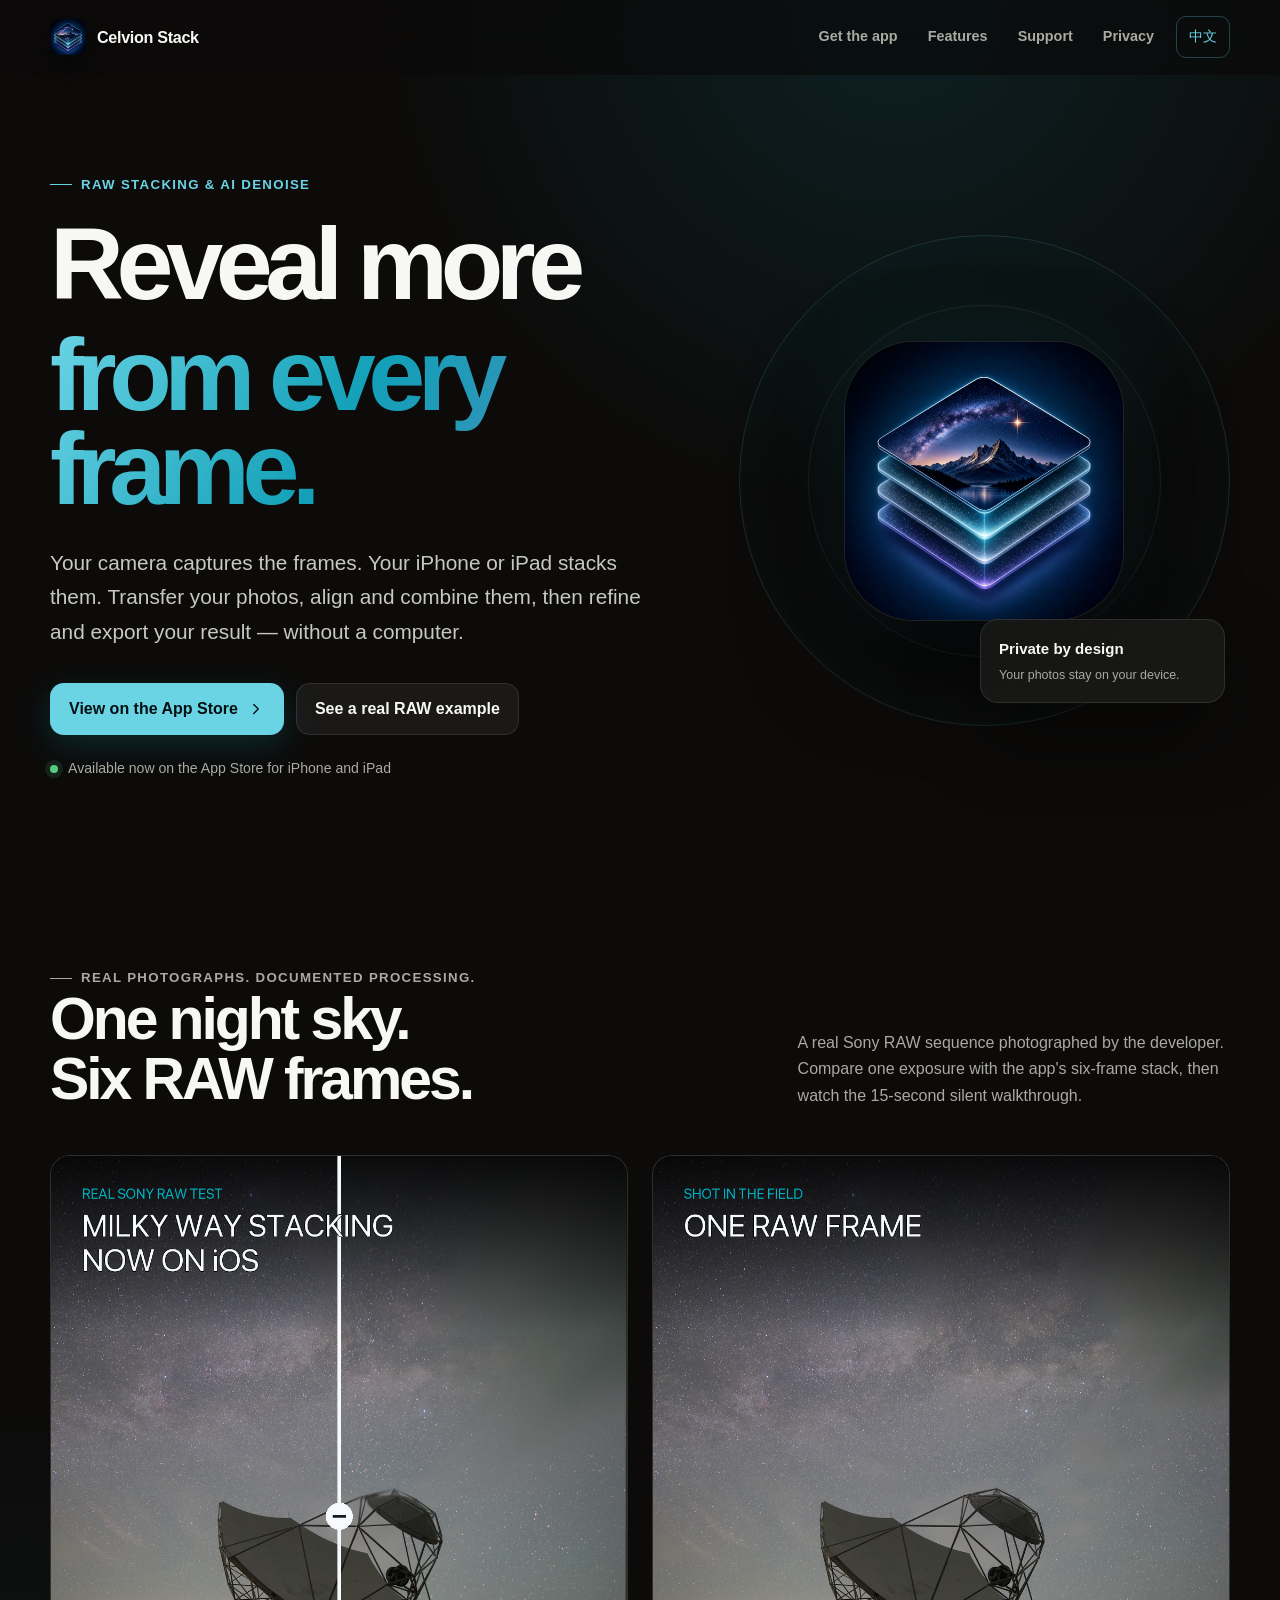
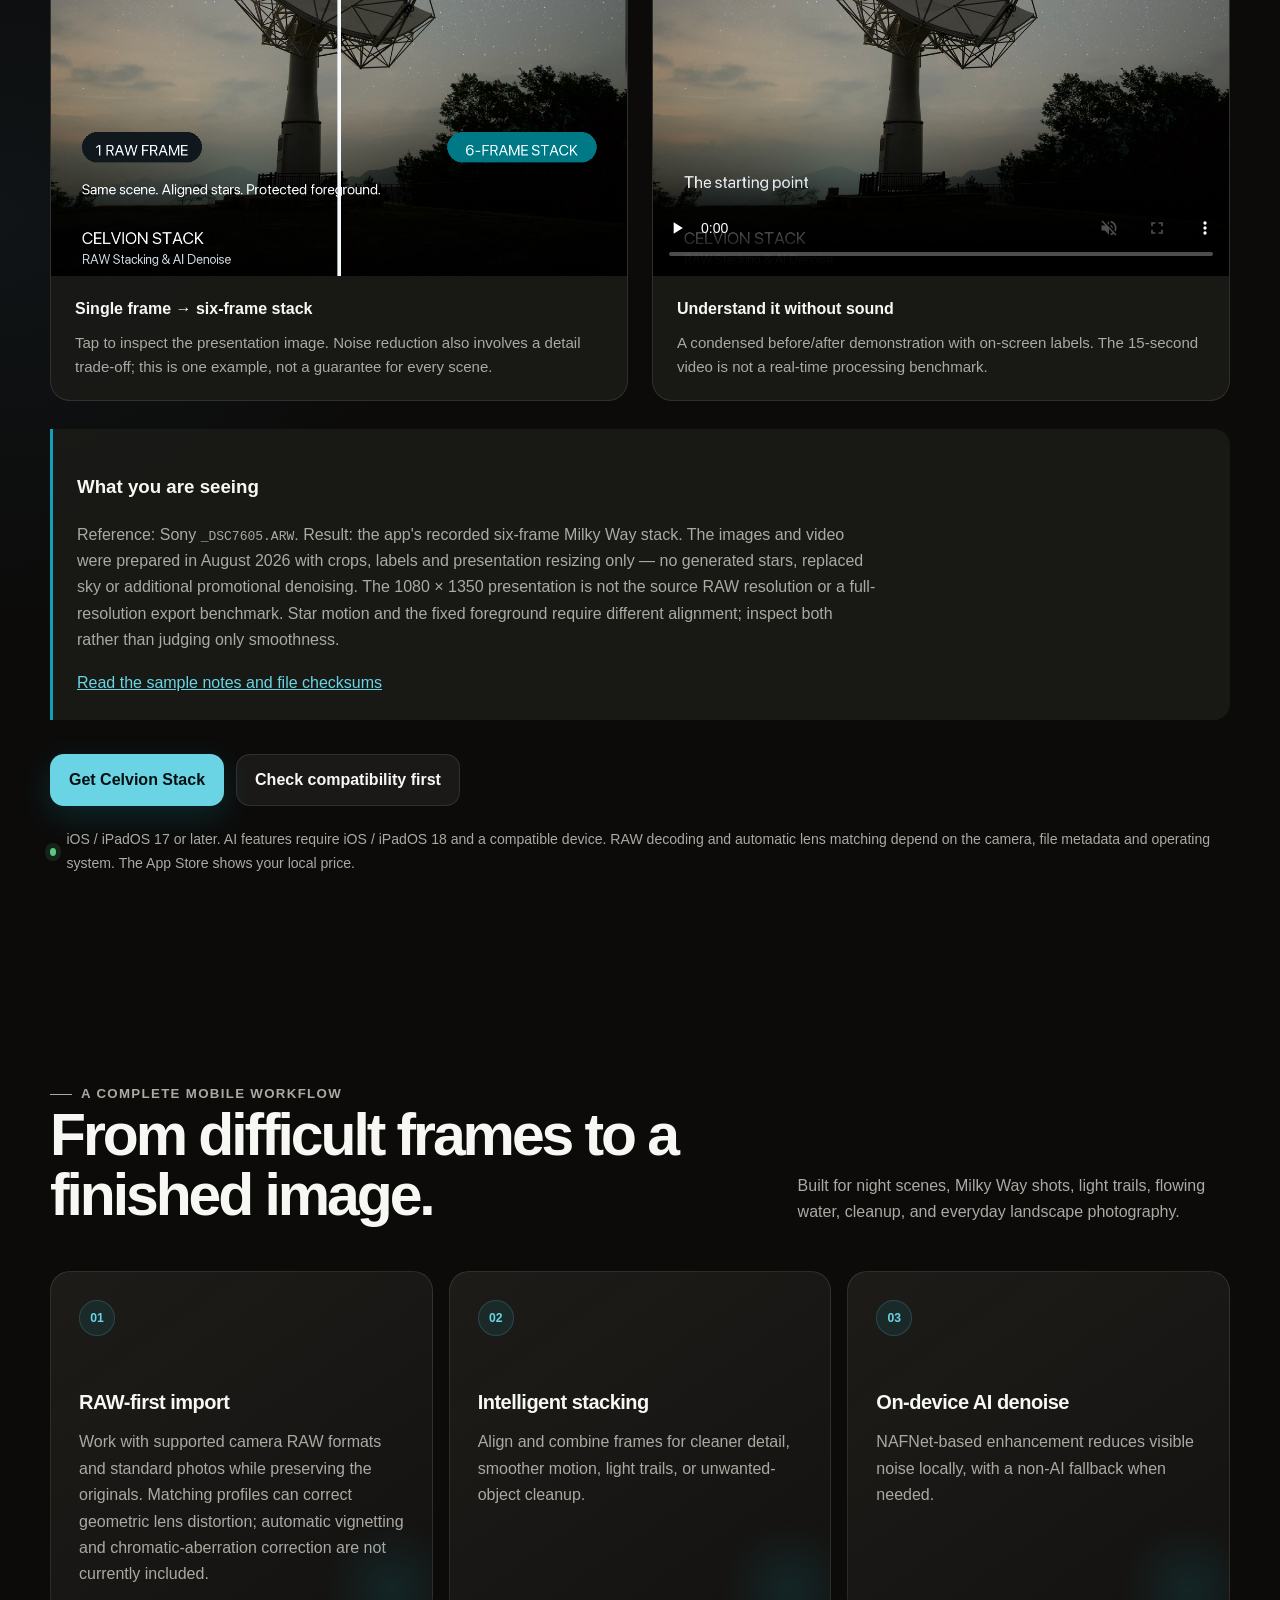
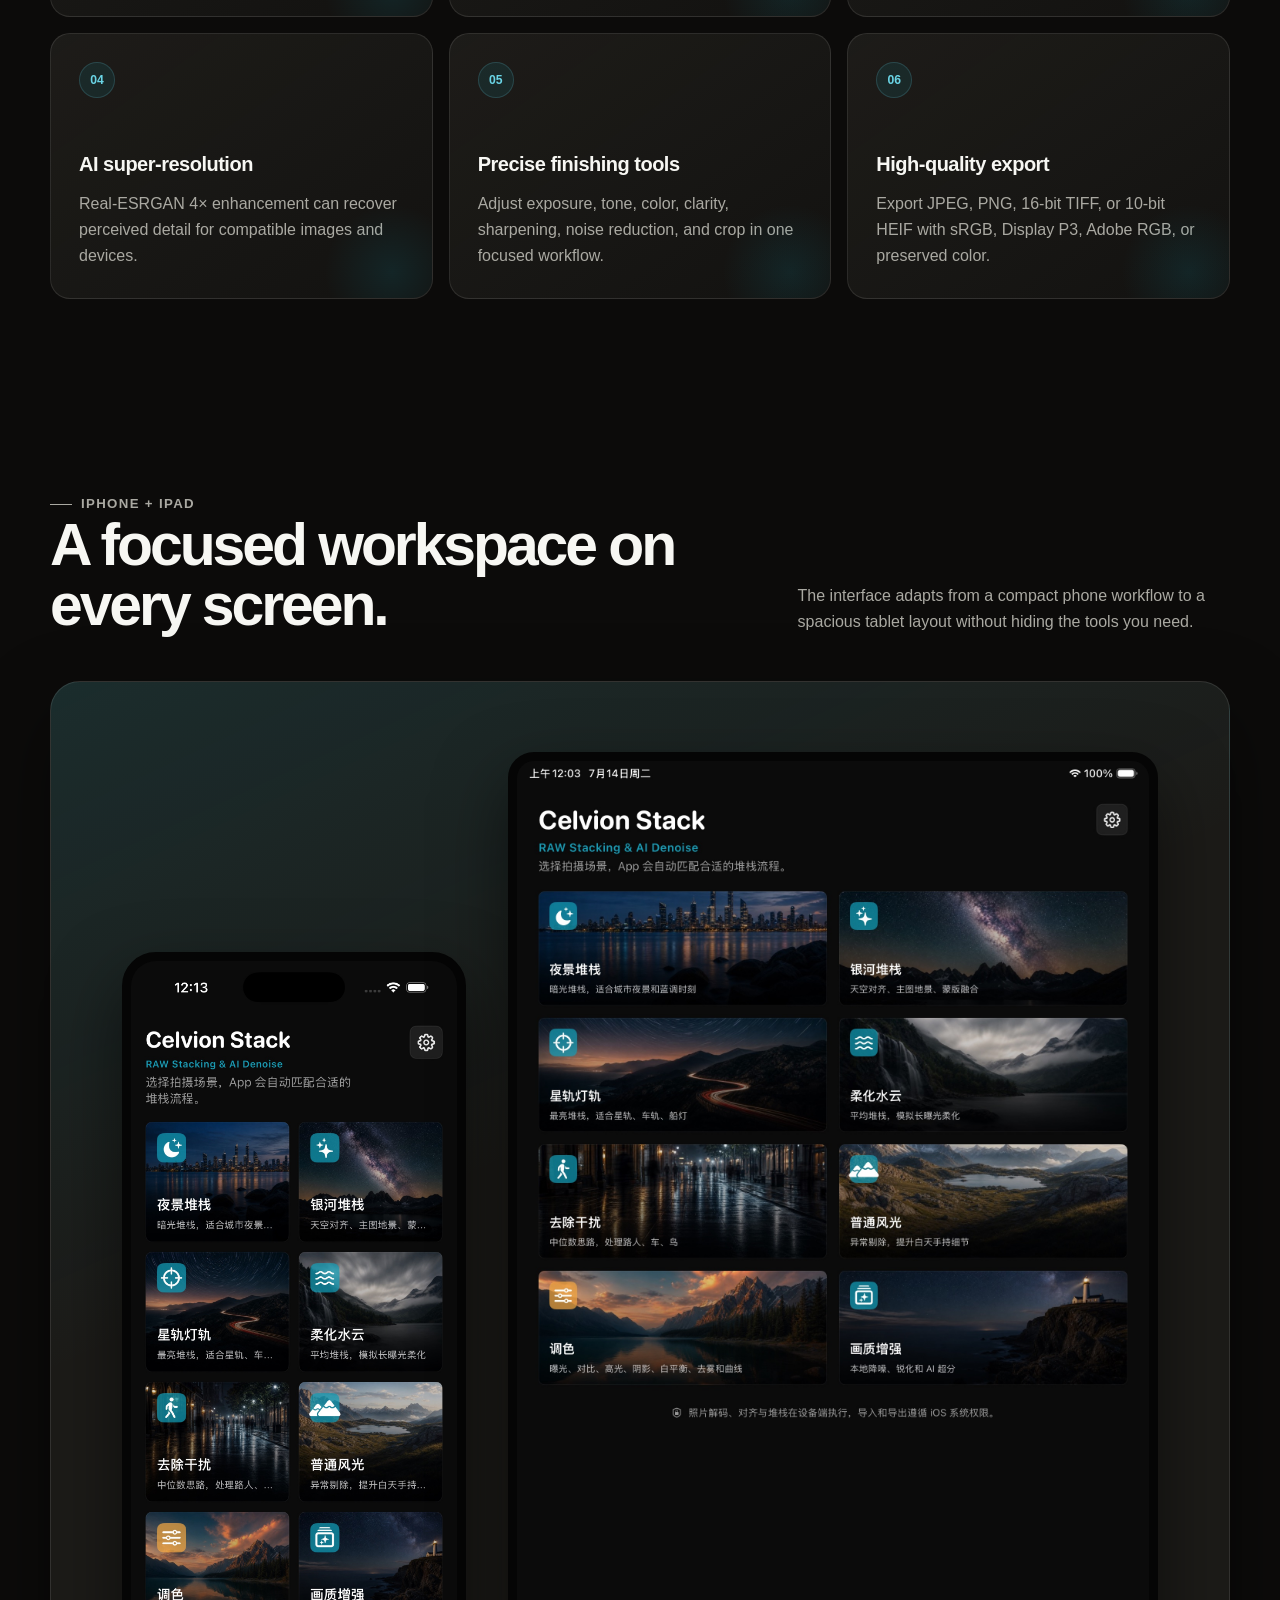
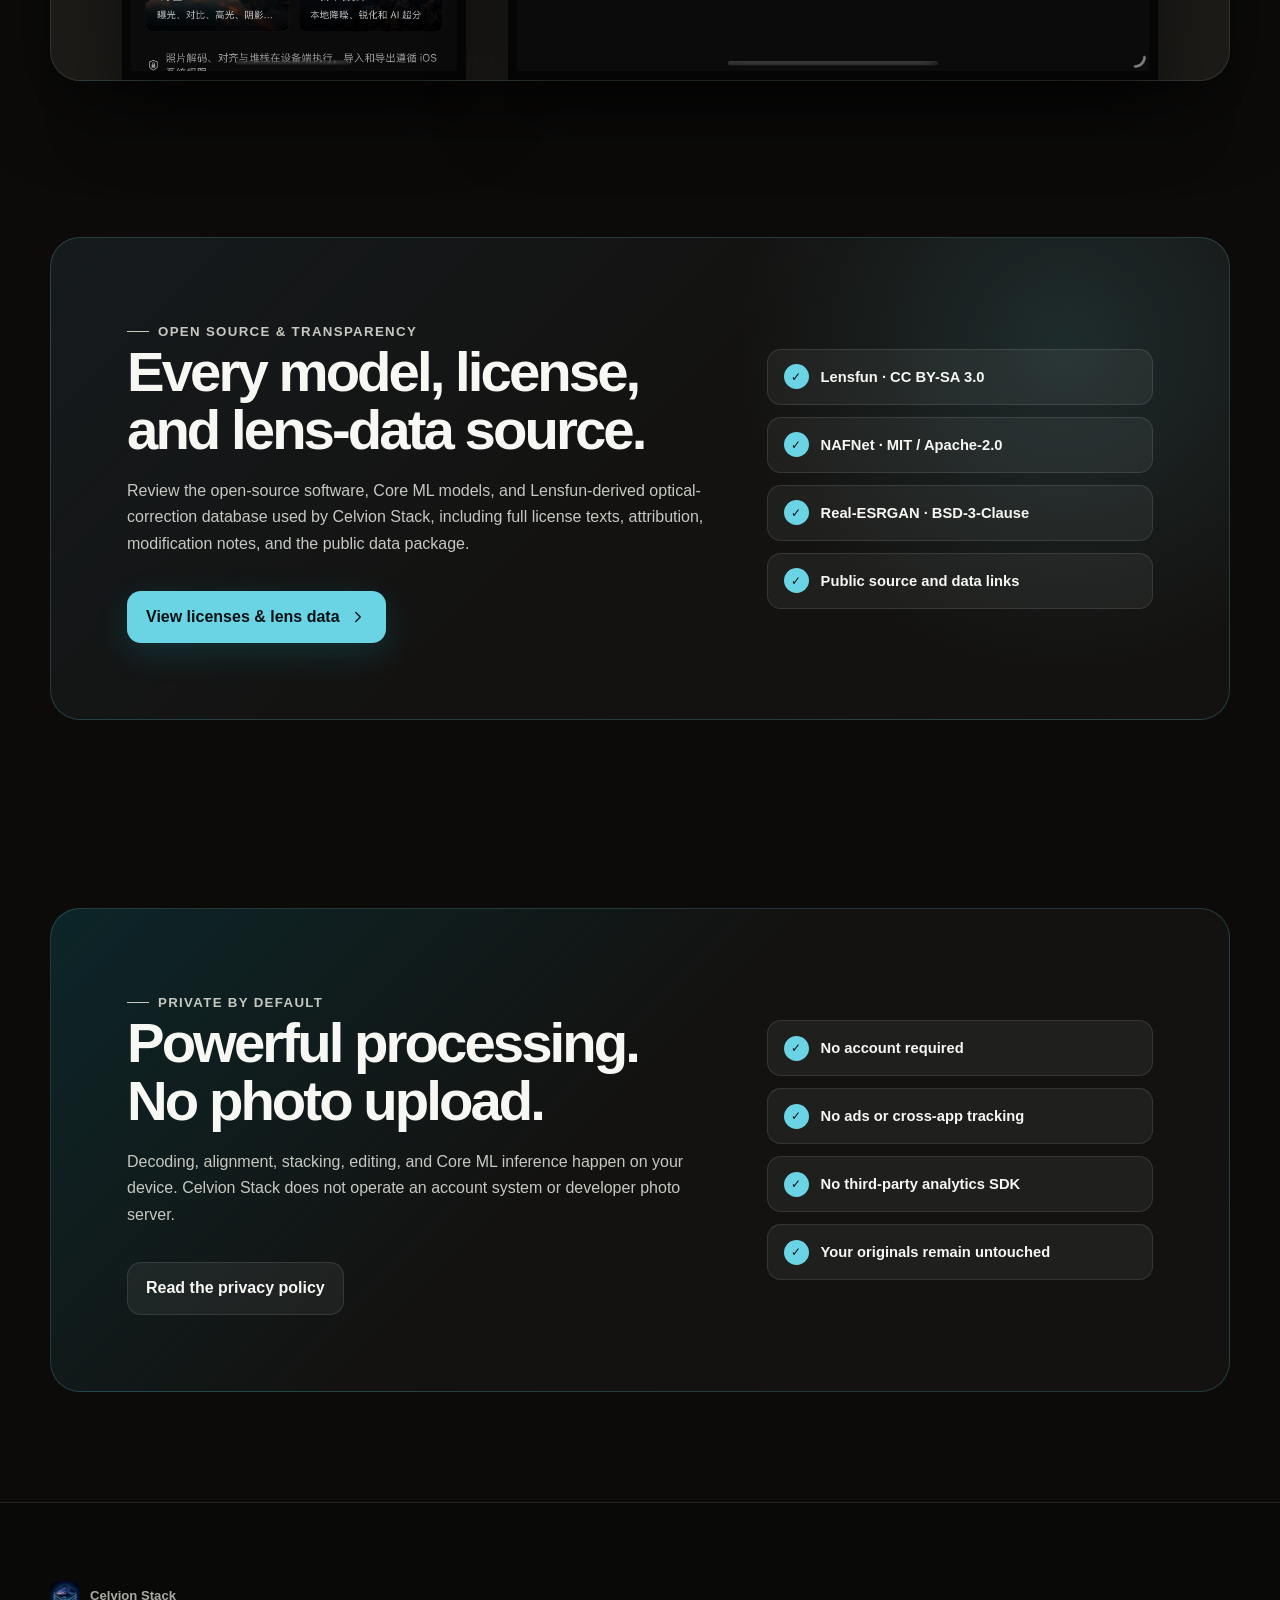
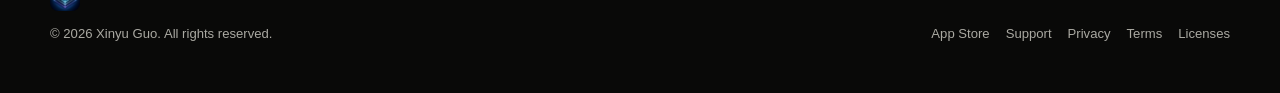
<file: index.html>
<!doctype html>
<html lang="en" data-language="en">
<head>
  <meta charset="utf-8">
  <meta name="viewport" content="width=device-width, initial-scale=1">
  <title>Celvion Stack — RAW Stacking, AI Denoise &amp; Upscale</title>
  <meta name="description" content="Stack RAW and standard photos, reduce noise with on-device AI, recover detail, upscale, edit, and export high-quality results on iPhone and iPad.">
  <meta name="theme-color" content="#0c0b0a">
  <meta name="apple-itunes-app" content="app-id=6790672094">
  <meta property="og:type" content="website">
  <meta property="og:title" content="Celvion Stack — Reveal more from every frame">
  <meta property="og:description" content="RAW stacking, on-device AI denoise, super-resolution, color tools, and high-quality export for iPhone and iPad.">
  <meta property="og:url" content="https://guogxy.github.io/celvion-stack/">
  <meta property="og:image" content="https://guogxy.github.io/celvion-stack/assets/launch-cover.jpg">
  <link rel="canonical" href="https://guogxy.github.io/celvion-stack/">
  <link rel="icon" href="assets/app-icon.png">
  <link rel="apple-touch-icon" href="assets/app-icon.png">
  <link rel="stylesheet" href="styles.css">
  <script src="script.js" defer></script>
</head>
<body>
  <a class="skip-link" href="#main">Skip to content</a>
  <header class="site-header">
    <nav class="nav-wrap" aria-label="Primary navigation">
      <a class="brand" href="index.html" data-preserve-language aria-label="Celvion Stack home">
        <img src="assets/app-icon.png" alt="" width="36" height="36">
        <span>Celvion Stack</span>
      </a>
      <div class="nav-links">
        <a href="https://apps.apple.com/app/id6790672094" class="download-link">
          <span data-lang="en">Get the app</span><span data-lang="zh">下载 App</span>
        </a>
        <a href="#features" class="hide-mobile">
          <span data-lang="en">Features</span><span data-lang="zh">功能</span>
        </a>
        <a href="support.html" data-preserve-language>
          <span data-lang="en">Support</span><span data-lang="zh">支持</span>
        </a>
        <a href="privacy.html" class="hide-mobile" data-preserve-language>
          <span data-lang="en">Privacy</span><span data-lang="zh">隐私</span>
        </a>
        <button class="language-toggle" type="button" data-language-toggle aria-label="切换到简体中文">中文</button>
      </div>
    </nav>
  </header>

  <main id="main">
    <section class="container hero">
      <div>
        <p class="eyebrow">RAW Stacking &amp; AI Denoise</p>
        <div data-lang="en">
          <h1>Reveal more<span>from every frame.</span></h1>
          <p class="hero-copy">Your camera captures the frames. Your iPhone or iPad stacks them. Transfer your photos, align and combine them, then refine and export your result — without a computer.</p>
        </div>
        <div data-lang="zh">
          <h1>释放每一帧<span>隐藏的细节</span></h1>
          <p class="hero-copy">用相机拍摄，用 iPhone 或 iPad 完成堆栈。传入照片后，在设备上对齐、合成、调色并导出；外出拍摄，也不必带电脑处理。</p>
        </div>
        <div class="hero-actions">
          <a class="button" href="https://apps.apple.com/app/id6790672094">
            <span data-lang="en">View on the App Store</span><span data-lang="zh">前往 App Store 下载</span>
            <svg viewBox="0 0 24 24" aria-hidden="true"><path d="m9 18 6-6-6-6"/></svg>
          </a>
          <a class="button secondary" href="#real-results">
            <span data-lang="en">See a real RAW example</span><span data-lang="zh">查看真实 RAW 样片</span>
          </a>
        </div>
        <p class="availability">
          <span data-lang="en">Available now on the App Store for iPhone and iPad</span>
          <span data-lang="zh">现已在 App Store 上架，支持 iPhone 与 iPad</span>
        </p>
      </div>

      <div class="hero-visual" aria-hidden="true">
        <div class="hero-orbit"></div>
        <img class="hero-icon" src="assets/app-icon.png" alt="" width="512" height="512">
        <div class="visual-note">
          <strong data-lang="en">Private by design</strong>
          <strong data-lang="zh">隐私优先</strong>
          <span data-lang="en">Your photos stay on your device.</span>
          <span data-lang="zh">照片始终保留在你的设备上。</span>
        </div>
      </div>
    </section>

    <section class="section compact" id="real-results" aria-labelledby="results-title">
      <div class="container">
        <div class="section-heading">
          <div>
            <p class="eyebrow" data-lang="en">Real photographs. Documented processing.</p>
            <p class="eyebrow" data-lang="zh">真实照片，说明处理过程</p>
            <h2 id="results-title" data-lang="en">One night sky.<br>Six RAW frames.</h2>
            <h2 data-lang="zh">同一片星空，<br>六张 RAW 合成。</h2>
          </div>
          <p data-lang="en">A real Sony RAW sequence photographed by the developer. Compare one exposure with the app's six-frame stack, then watch the 15-second silent walkthrough.</p>
          <p data-lang="zh">开发者实际拍摄的 Sony RAW 序列。对照一张曝光与 App 六帧堆栈的结果，再通过 15 秒无声演示了解流程。</p>
        </div>
        <div class="proof-grid">
          <figure class="proof-card">
            <a href="assets/milky-way-real-comparison.png">
              <img src="assets/milky-way-real-comparison.png" width="1080" height="1350"
                alt="Real Sony night-sky comparison: one RAW frame on the left, six-frame stack on the right"
                loading="lazy">
            </a>
            <figcaption>
              <strong data-lang="en">Single frame → six-frame stack</strong>
              <strong data-lang="zh">单张原片 → 六帧堆栈</strong>
              <span data-lang="en">Tap to inspect the presentation image. Noise reduction also involves a detail trade-off; this is one example, not a guarantee for every scene.</span>
              <span data-lang="zh">点击查看展示图。降噪与细节保留存在取舍；这是一组真实样例，并不保证所有场景都有相同效果。</span>
            </figcaption>
          </figure>
          <figure class="proof-card">
            <video controls playsinline muted preload="none" width="1080" height="1350"
              poster="assets/milky-way-video-poster.png" aria-label="15-second silent Milky Way stacking demonstration with on-screen labels">
              <source src="assets/milky-way-15s.mp4" type="video/mp4">
              <a href="assets/milky-way-15s.mp4">Download the 15-second demonstration</a>
            </video>
            <figcaption>
              <strong data-lang="en">Understand it without sound</strong>
              <strong data-lang="zh">不用声音，也能看懂</strong>
              <span data-lang="en">A condensed before/after demonstration with on-screen labels. The 15-second video is not a real-time processing benchmark.</span>
              <span data-lang="zh">带画面标注的前后对比短片。15 秒是演示片长度，不代表实际处理耗时。</span>
            </figcaption>
          </figure>
        </div>
        <div class="proof-method">
          <h3 data-lang="en">What you are seeing</h3><h3 data-lang="zh">这组对比如何制作</h3>
          <p data-lang="en">Reference: Sony <code>_DSC7605.ARW</code>. Result: the app's recorded six-frame Milky Way stack. The images and video were prepared in August 2026 with crops, labels and presentation resizing only — no generated stars, replaced sky or additional promotional denoising. The 1080 × 1350 presentation is not the source RAW resolution or a full-resolution export benchmark. Star motion and the fixed foreground require different alignment; inspect both rather than judging only smoothness.</p>
          <p data-lang="zh">参考帧为 Sony <code>_DSC7605.ARW</code>，结果来自已留存的 App 六帧银河堆栈。图与视频制作于 2026 年 8 月，仅作裁切、标注和展示缩放，没有生成星点、替换天空或额外宣传降噪。1080 × 1350 是展示尺寸，不是 RAW 原片分辨率，也不是满分辨率导出测试。星空运动与固定地景的对齐方式不同，请同时检查两者，而不只看画面是否平滑。</p>
          <a class="text-link" href="assets/milky-way-sample-notes.txt">
            <span data-lang="en">Read the sample notes and file checksums</span><span data-lang="zh">查看样片说明与文件校验值</span>
          </a>
        </div>
        <div class="hero-actions">
          <a class="button" href="https://apps.apple.com/app/id6790672094">
            <span data-lang="en">Get Celvion Stack</span><span data-lang="zh">下载 Celvion Stack</span>
          </a>
          <a class="button secondary" href="support.html" data-preserve-language>
            <span data-lang="en">Check compatibility first</span><span data-lang="zh">先了解兼容性</span>
          </a>
        </div>
        <p class="availability">
          <span data-lang="en">iOS / iPadOS 17 or later. AI features require iOS / iPadOS 18 and a compatible device. RAW decoding and automatic lens matching depend on the camera, file metadata and operating system. The App Store shows your local price.</span>
          <span data-lang="zh">需要 iOS / iPadOS 17 或更高版本；AI 功能需要 iOS / iPadOS 18 及兼容设备。RAW 解码与自动镜头匹配取决于相机、文件元数据和系统支持。当地售价以 App Store 为准。</span>
        </p>
      </div>
    </section>

    <section class="section" id="features">
      <div class="container">
        <div class="section-heading">
          <div>
            <p class="eyebrow" data-lang="en">A complete mobile workflow</p>
            <p class="eyebrow" data-lang="zh">完整的移动摄影工作流</p>
            <h2 data-lang="en">From difficult frames to a finished image.</h2>
            <h2 data-lang="zh">从复杂原片，<br>到完整作品。</h2>
          </div>
          <p data-lang="en">Built for night scenes, Milky Way shots, light trails, flowing water, cleanup, and everyday landscape photography.</p>
          <p data-lang="zh">为夜景、银河、光轨、流水与云雾、画面清理和日常风光摄影而设计。</p>
        </div>

        <div class="feature-grid">
          <article class="feature-card">
            <span class="feature-number">01</span>
            <h3 data-lang="en">RAW-first import</h3><h3 data-lang="zh">RAW 优先导入</h3>
            <p data-lang="en">Work with supported camera RAW formats and standard photos while preserving the originals. Matching profiles can correct geometric lens distortion; automatic vignetting and chromatic-aberration correction are not currently included.</p>
            <p data-lang="zh">导入受支持的相机 RAW 与标准照片，不修改原始文件。配置匹配时可校正镜头几何畸变；目前不包含自动暗角和色差校正。</p>
          </article>
          <article class="feature-card">
            <span class="feature-number">02</span>
            <h3 data-lang="en">Intelligent stacking</h3><h3 data-lang="zh">智能照片堆栈</h3>
            <p data-lang="en">Align and combine frames for cleaner detail, smoother motion, light trails, or unwanted-object cleanup.</p>
            <p data-lang="zh">自动对齐并合成多帧，用于降噪、柔化运动、光轨与画面清理。</p>
          </article>
          <article class="feature-card">
            <span class="feature-number">03</span>
            <h3 data-lang="en">On-device AI denoise</h3><h3 data-lang="zh">设备端 AI 降噪</h3>
            <p data-lang="en">NAFNet-based enhancement reduces visible noise locally, with a non-AI fallback when needed.</p>
            <p data-lang="zh">基于 NAFNet 的增强在本地减少噪点，并在需要时自动使用非 AI 方案。</p>
          </article>
          <article class="feature-card">
            <span class="feature-number">04</span>
            <h3 data-lang="en">AI super-resolution</h3><h3 data-lang="zh">AI 超分辨率</h3>
            <p data-lang="en">Real-ESRGAN 4× enhancement can recover perceived detail for compatible images and devices.</p>
            <p data-lang="zh">Real-ESRGAN 4× 增强可在兼容图像和设备上提升观感细节。</p>
          </article>
          <article class="feature-card">
            <span class="feature-number">05</span>
            <h3 data-lang="en">Precise finishing tools</h3><h3 data-lang="zh">精细调色工具</h3>
            <p data-lang="en">Adjust exposure, tone, color, clarity, sharpening, noise reduction, and crop in one focused workflow.</p>
            <p data-lang="zh">在统一工作流中调整曝光、影调、色彩、清晰度、锐化、降噪与裁切。</p>
          </article>
          <article class="feature-card">
            <span class="feature-number">06</span>
            <h3 data-lang="en">High-quality export</h3><h3 data-lang="zh">高质量导出</h3>
            <p data-lang="en">Export JPEG, PNG, 16-bit TIFF, or 10-bit HEIF with sRGB, Display P3, Adobe RGB, or preserved color.</p>
            <p data-lang="zh">导出 JPEG、PNG、16 位 TIFF 或 10 位 HEIF，并支持多种色彩空间。</p>
          </article>
        </div>
      </div>
    </section>

    <section class="section compact" aria-labelledby="devices-title">
      <div class="container">
        <div class="section-heading">
          <div>
            <p class="eyebrow" data-lang="en">iPhone + iPad</p>
            <p class="eyebrow" data-lang="zh">iPhone + iPad</p>
            <h2 id="devices-title" data-lang="en">A focused workspace on every screen.</h2>
            <h2 id="devices-title-zh" data-lang="zh">每块屏幕，都有舒适的工作空间。</h2>
          </div>
          <p data-lang="en">The interface adapts from a compact phone workflow to a spacious tablet layout without hiding the tools you need.</p>
          <p data-lang="zh">界面从紧凑的手机工作流自然扩展到宽阔的平板布局，重要工具始终清晰可见。</p>
        </div>
        <div class="device-showcase">
          <div class="device phone"><img src="assets/iphone-home.jpg" alt="Celvion Stack home screen on iPhone" loading="lazy"></div>
          <div class="device tablet"><img src="assets/ipad-home.jpg" alt="Celvion Stack home screen on iPad" loading="lazy"></div>
        </div>
      </div>
    </section>

    <section class="section compact" aria-labelledby="licenses-title">
      <div class="container privacy-banner license-banner">
        <div>
          <p class="eyebrow" data-lang="en">Open source &amp; transparency</p>
          <p class="eyebrow" data-lang="zh">开源与透明度</p>
          <h2 id="licenses-title" data-lang="en">Every model, license, and lens-data source.</h2>
          <h2 id="licenses-title-zh" data-lang="zh">每项模型、许可证与镜头数据来源。</h2>
          <p data-lang="en">Review the open-source software, Core ML models, and Lensfun-derived optical-correction database used by Celvion Stack, including full license texts, attribution, modification notes, and the public data package.</p>
          <p data-lang="zh">查看 Celvion Stack 使用的开源软件、Core ML 模型与 Lensfun 衍生光学校正数据库，包括许可证全文、署名、修改说明和公开数据包。</p>
          <div class="button-row">
            <a class="button" href="licenses.html" data-preserve-language>
              <span data-lang="en">View licenses &amp; lens data</span><span data-lang="zh">查看许可证与镜头数据</span>
              <svg viewBox="0 0 24 24" aria-hidden="true"><path d="m9 18 6-6-6-6"/></svg>
            </a>
          </div>
        </div>
        <div class="privacy-points">
          <div class="privacy-point"><span>Lensfun · CC BY-SA 3.0</span></div>
          <div class="privacy-point"><span>NAFNet · MIT / Apache-2.0</span></div>
          <div class="privacy-point"><span>Real-ESRGAN · BSD-3-Clause</span></div>
          <div class="privacy-point"><span data-lang="en">Public source and data links</span><span data-lang="zh">公开源码与数据链接</span></div>
        </div>
      </div>
    </section>

    <section class="section">
      <div class="container privacy-banner">
        <div>
          <p class="eyebrow" data-lang="en">Private by default</p>
          <p class="eyebrow" data-lang="zh">默认保护隐私</p>
          <h2 data-lang="en">Powerful processing. No photo upload.</h2>
          <h2 data-lang="zh">强大的处理能力，无需上传照片。</h2>
          <p data-lang="en">Decoding, alignment, stacking, editing, and Core ML inference happen on your device. Celvion Stack does not operate an account system or developer photo server.</p>
          <p data-lang="zh">解码、对齐、堆栈、编辑与 Core ML 推理均在设备上完成。Celvion Stack 不设账户系统，也不运营照片服务器。</p>
          <div class="button-row">
            <a class="button secondary" href="privacy.html" data-preserve-language>
              <span data-lang="en">Read the privacy policy</span><span data-lang="zh">阅读隐私政策</span>
            </a>
          </div>
        </div>
        <div class="privacy-points">
          <div class="privacy-point"><span data-lang="en">No account required</span><span data-lang="zh">无需注册账户</span></div>
          <div class="privacy-point"><span data-lang="en">No ads or cross-app tracking</span><span data-lang="zh">无广告与跨 App 跟踪</span></div>
          <div class="privacy-point"><span data-lang="en">No third-party analytics SDK</span><span data-lang="zh">无第三方分析 SDK</span></div>
          <div class="privacy-point"><span data-lang="en">Your originals remain untouched</span><span data-lang="zh">原始文件保持不变</span></div>
        </div>
      </div>
    </section>
  </main>

  <footer class="site-footer">
    <div class="footer-wrap">
      <div class="footer-copy">
        <div class="footer-brand"><img src="assets/app-icon.png" alt="" width="30" height="30">Celvion Stack</div>
        <p>© 2026 Xinyu Guo. <span data-lang="en">All rights reserved.</span><span data-lang="zh">保留所有权利。</span></p>
      </div>
      <div class="footer-links">
        <a href="https://apps.apple.com/app/id6790672094"><span data-lang="en">App Store</span><span data-lang="zh">App Store 下载</span></a>
        <a href="support.html" data-preserve-language><span data-lang="en">Support</span><span data-lang="zh">支持</span></a>
        <a href="privacy.html" data-preserve-language><span data-lang="en">Privacy</span><span data-lang="zh">隐私政策</span></a>
        <a href="terms.html" data-preserve-language><span data-lang="en">Terms</span><span data-lang="zh">使用条款</span></a>
        <a href="licenses.html" data-preserve-language><span data-lang="en">Licenses</span><span data-lang="zh">开源许可证</span></a>
      </div>
    </div>
  </footer>
</body>
</html>
</file>
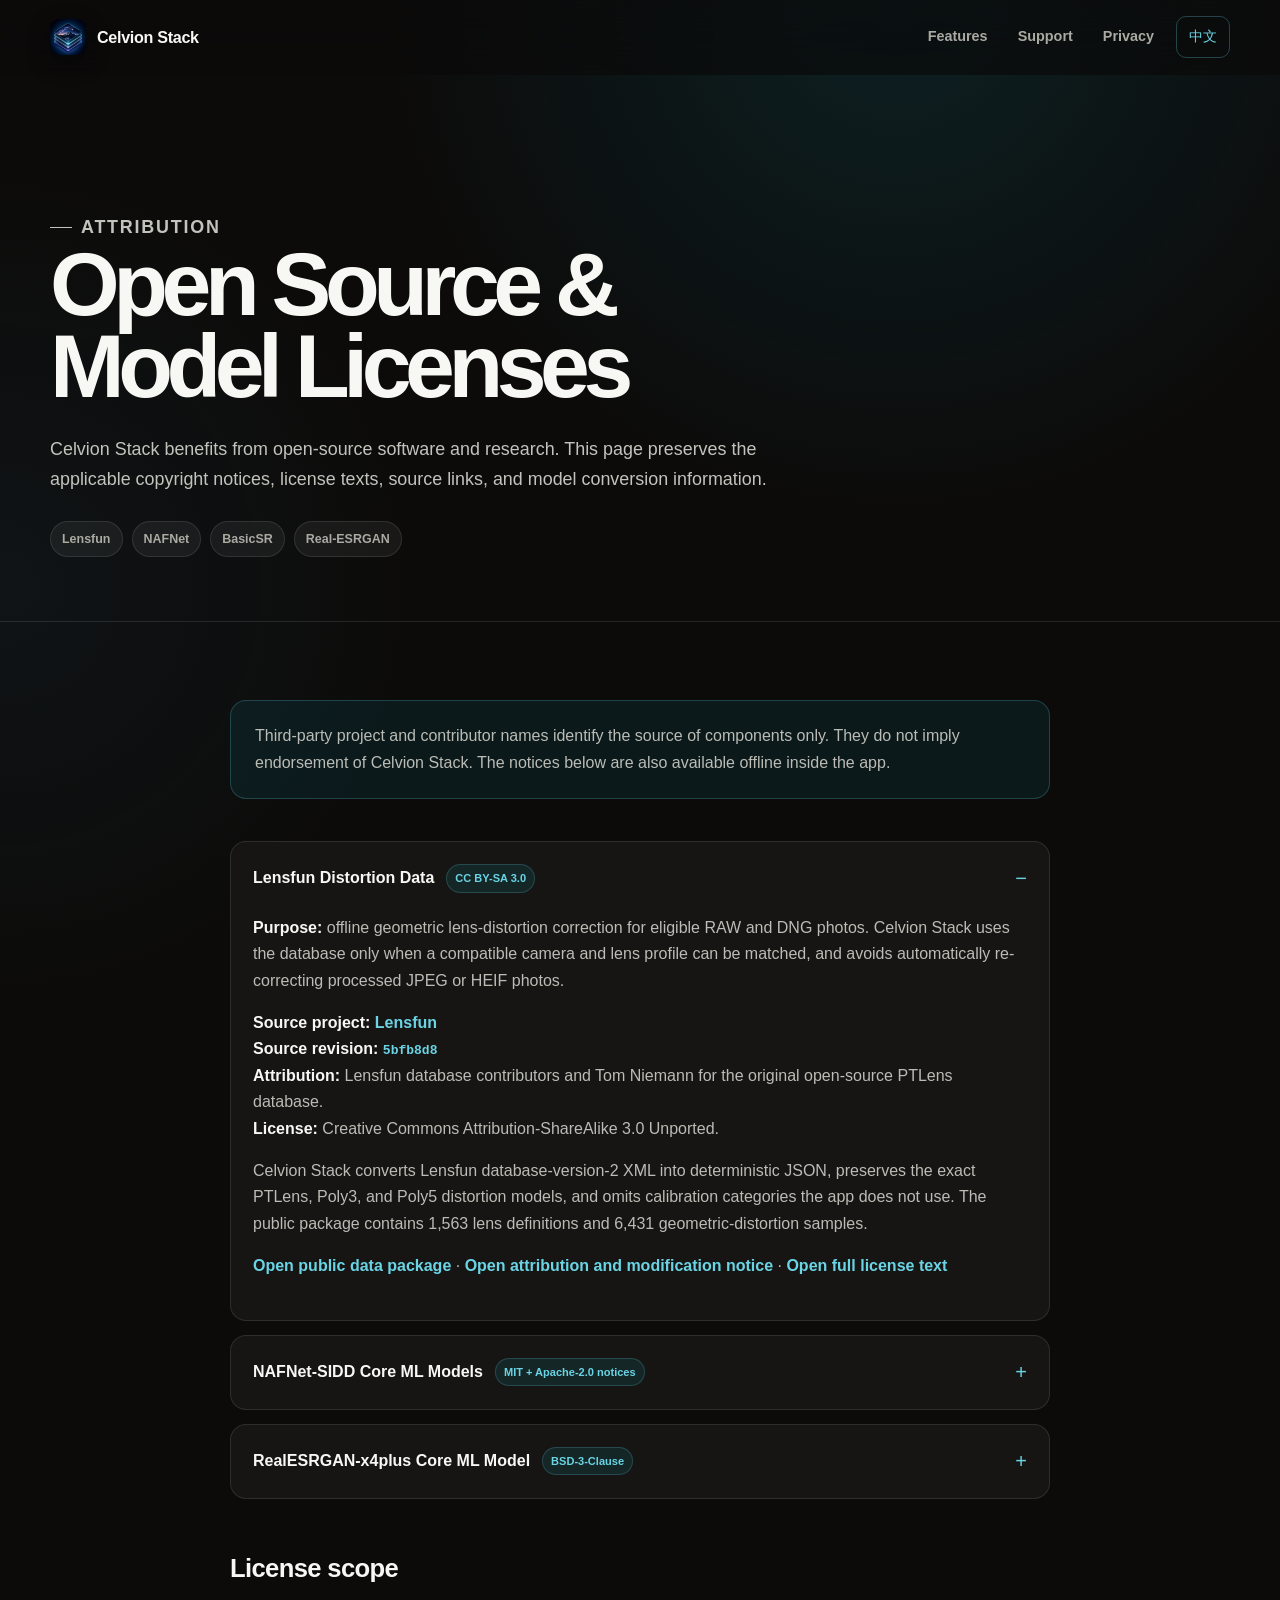
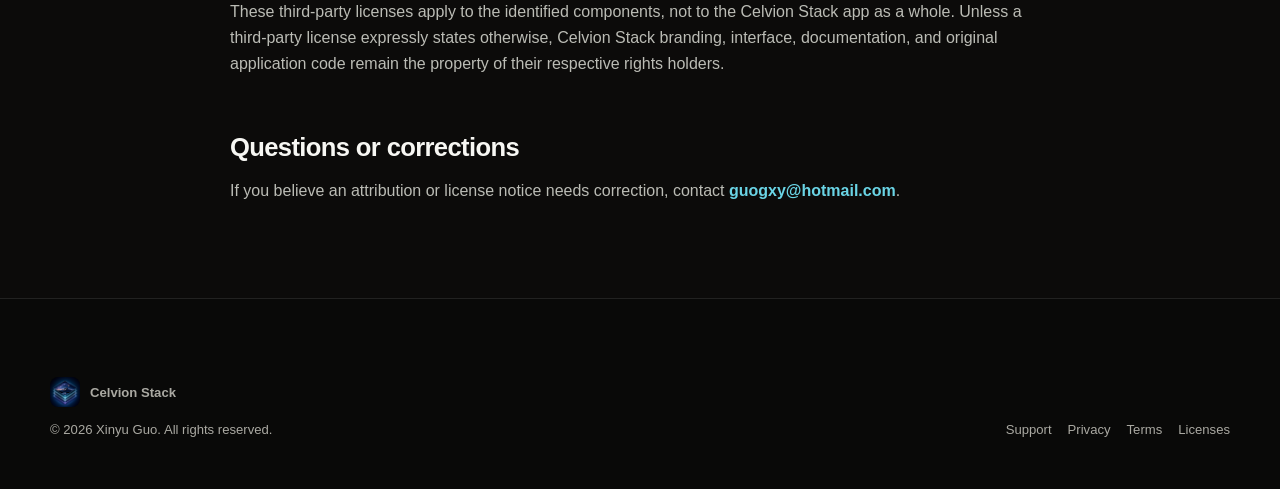
<file: licenses.html>
<!doctype html>
<html lang="en" data-language="en">
<head>
  <meta charset="utf-8">
  <meta name="viewport" content="width=device-width, initial-scale=1">
  <title>Open Source, Model &amp; Lens Data Licenses — Celvion Stack</title>
  <meta name="description" content="Open-source software, machine-learning model, and Lensfun-derived optical-correction data notices for Celvion Stack.">
  <meta name="theme-color" content="#0c0b0a">
  <meta property="og:title" content="Celvion Stack Open Source &amp; Model Licenses">
  <meta property="og:url" content="https://guogxy.github.io/celvion-stack/licenses.html">
  <link rel="canonical" href="https://guogxy.github.io/celvion-stack/licenses.html">
  <link rel="icon" href="assets/app-icon.png">
  <link rel="stylesheet" href="styles.css">
  <script src="script.js" defer></script>
</head>
<body>
  <a class="skip-link" href="#main">Skip to content</a>
  <header class="site-header">
    <nav class="nav-wrap" aria-label="Primary navigation">
      <a class="brand" href="index.html" data-preserve-language aria-label="Celvion Stack home"><img src="assets/app-icon.png" alt="" width="36" height="36"><span>Celvion Stack</span></a>
      <div class="nav-links">
        <a href="index.html#features" class="hide-mobile" data-preserve-language><span data-lang="en">Features</span><span data-lang="zh">功能</span></a>
        <a href="support.html" data-preserve-language><span data-lang="en">Support</span><span data-lang="zh">支持</span></a>
        <a href="privacy.html" class="hide-mobile" data-preserve-language><span data-lang="en">Privacy</span><span data-lang="zh">隐私</span></a>
        <button class="language-toggle" type="button" data-language-toggle aria-label="切换到简体中文">中文</button>
      </div>
    </nav>
  </header>

  <main id="main">
    <section class="page-hero">
      <div class="container">
        <p class="eyebrow" data-lang="en">Attribution</p><p class="eyebrow" data-lang="zh">第三方声明</p>
        <h1 data-lang="en">Open Source &amp;<br>Model Licenses</h1><h1 data-lang="zh">开源软件与<br>模型许可证</h1>
        <p data-lang="en">Celvion Stack benefits from open-source software and research. This page preserves the applicable copyright notices, license texts, source links, and model conversion information.</p>
        <p data-lang="zh">Celvion Stack 受益于开源软件与研究成果。本页保留适用的版权声明、许可证全文、来源链接与模型转换信息。</p>
        <div class="page-meta"><span class="pill">Lensfun</span><span class="pill">NAFNet</span><span class="pill">BasicSR</span><span class="pill">Real-ESRGAN</span></div>
      </div>
    </section>

    <section class="section compact">
      <div class="container reading-column">
        <div class="callout" data-lang="en"><p>Third-party project and contributor names identify the source of components only. They do not imply endorsement of Celvion Stack. The notices below are also available offline inside the app.</p></div>
        <div class="callout" data-lang="zh"><p>第三方项目及贡献者名称仅用于说明组件来源，不表示其认可或为 Celvion Stack 背书。以下声明也可在 App 内离线查看。</p></div>

        <div class="license-list">
          <details class="license-item" open>
            <summary><span class="license-summary"><span>Lensfun Distortion Data</span><span class="license-badge">CC BY-SA 3.0</span></span></summary>
            <div class="license-body">
              <div data-lang="en">
                <p><strong>Purpose:</strong> offline geometric lens-distortion correction for eligible RAW and DNG photos. Celvion Stack uses the database only when a compatible camera and lens profile can be matched, and avoids automatically re-correcting processed JPEG or HEIF photos.</p>
                <p><strong>Source project:</strong> <a class="inline-link" href="https://github.com/lensfun/lensfun" target="_blank" rel="noopener">Lensfun</a><br><strong>Source revision:</strong> <a class="inline-link" href="https://github.com/lensfun/lensfun/commit/5bfb8d8cb151a3a4068219cfc798f63d0641ff19" target="_blank" rel="noopener"><code>5bfb8d8</code></a><br><strong>Attribution:</strong> Lensfun database contributors and Tom Niemann for the original open-source PTLens database.<br><strong>License:</strong> Creative Commons Attribution-ShareAlike 3.0 Unported.</p>
                <p>Celvion Stack converts Lensfun database-version-2 XML into deterministic JSON, preserves the exact PTLens, Poly3, and Poly5 distortion models, and omits calibration categories the app does not use. The public package contains 1,563 lens definitions and 6,431 geometric-distortion samples.</p>
              </div>
              <div data-lang="zh">
                <p><strong>用途：</strong>为符合条件的 RAW 与 DNG 照片提供离线镜头几何畸变校正。Celvion Stack 仅在能够匹配相机与镜头配置时使用数据库，并避免对已处理的 JPEG 或 HEIF 照片自动重复校正。</p>
                <p><strong>来源项目：</strong><a class="inline-link" href="https://github.com/lensfun/lensfun" target="_blank" rel="noopener">Lensfun</a><br><strong>来源版本：</strong><a class="inline-link" href="https://github.com/lensfun/lensfun/commit/5bfb8d8cb151a3a4068219cfc798f63d0641ff19" target="_blank" rel="noopener"><code>5bfb8d8</code></a><br><strong>署名：</strong>Lensfun 数据库贡献者，以及原始开源 PTLens 数据库作者 Tom Niemann。<br><strong>许可证：</strong>知识共享 署名—相同方式共享 3.0 未本地化版本。</p>
                <p>Celvion Stack 将 Lensfun database-version-2 XML 转换为确定性的 JSON，保留原始 PTLens、Poly3 与 Poly5 畸变模型，并省略 App 不使用的校准类别。公开数据包包含 1,563 个镜头定义和 6,431 条几何畸变样本。</p>
              </div>
              <p><a class="inline-link" href="https://github.com/guogxy/CelvionStack-LensProfiles" target="_blank" rel="noopener"><span data-lang="en">Open public data package</span><span data-lang="zh">打开公开数据包</span></a> · <a class="inline-link" href="legal/LENSFUN_NOTICE.md" target="_blank" rel="noopener"><span data-lang="en">Open attribution and modification notice</span><span data-lang="zh">打开署名与修改说明</span></a> · <a class="inline-link" href="legal/LENSFUN_LICENSE.txt" target="_blank" rel="noopener"><span data-lang="en">Open full license text</span><span data-lang="zh">打开许可证全文</span></a></p>
            </div>
          </details>

          <details class="license-item">
            <summary><span class="license-summary"><span>NAFNet-SIDD Core ML Models</span><span class="license-badge">MIT + Apache-2.0 notices</span></span></summary>
            <div class="license-body">
              <div data-lang="en">
                <p><strong>Purpose:</strong> optional on-device image denoising using NAFNet-SIDD width64 and width32 models. The app prefers width64 for quality and can fall back to width32 or Core Image processing.</p>
                <p><strong>Source project:</strong> <a class="inline-link" href="https://github.com/megvii-research/NAFNet" target="_blank" rel="noopener">megvii-research/NAFNet</a><br><strong>Copyright:</strong> © 2022 megvii-model<br><strong>Included notices:</strong> NAFNet MIT License and BasicSR Apache License 2.0.</p>
                <p>The pretrained checkpoints were converted locally to Core ML ML Program format. Input uses a 1 × 3 × 256 × 256 RGB tensor normalized to [0, 1]. The AI path requires iOS 18 or later.</p>
              </div>
              <div data-lang="zh">
                <p><strong>用途：</strong>通过 NAFNet-SIDD width64 与 width32 模型在设备端进行可选图像降噪。App 优先使用质量更高的 width64，并可回退至 width32 或 Core Image 处理。</p>
                <p><strong>来源项目：</strong><a class="inline-link" href="https://github.com/megvii-research/NAFNet" target="_blank" rel="noopener">megvii-research/NAFNet</a><br><strong>版权：</strong>© 2022 megvii-model<br><strong>随附声明：</strong>NAFNet MIT License 与 BasicSR Apache License 2.0。</p>
                <p>预训练检查点已在本地转换为 Core ML ML Program 格式，输入为归一化至 [0, 1] 的 1 × 3 × 256 × 256 RGB 张量。AI 路径需要 iOS 18 或更高版本。</p>
              </div>
              <p><a class="inline-link" href="legal/NAFNET_NOTICE.md" target="_blank" rel="noopener"><span data-lang="en">Open technical notice</span><span data-lang="zh">打开技术声明</span></a> · <a class="inline-link" href="legal/NAFNET_LICENSE.txt" target="_blank" rel="noopener"><span data-lang="en">Open license text</span><span data-lang="zh">打开许可证原文</span></a></p>
              <pre data-license-source="legal/NAFNET_LICENSE.txt">Loading license text…</pre>
            </div>
          </details>

          <details class="license-item">
            <summary><span class="license-summary"><span>RealESRGAN-x4plus Core ML Model</span><span class="license-badge">BSD-3-Clause</span></span></summary>
            <div class="license-body">
              <div data-lang="en">
                <p><strong>Purpose:</strong> optional 4× on-device image super-resolution using the RRDBNet RealESRGAN_x4plus architecture.</p>
                <p><strong>Original project:</strong> <a class="inline-link" href="https://github.com/xinntao/Real-ESRGAN" target="_blank" rel="noopener">xinntao/Real-ESRGAN</a><br><strong>Core ML source:</strong> <a class="inline-link" href="https://huggingface.co/VincentGOURBIN/RealESRGAN-CoreML" target="_blank" rel="noopener">RealESRGAN-CoreML</a><br><strong>Copyright:</strong> © 2021 Xintao Wang<br><strong>License:</strong> BSD 3-Clause.</p>
                <p>The model accepts a 1 × 3 × 256 × 256 Float16 RGB tensor and produces a 1 × 3 × 1024 × 1024 result. The AI path requires iOS 18 or later and falls back to local non-AI processing when unavailable.</p>
              </div>
              <div data-lang="zh">
                <p><strong>用途：</strong>使用 RRDBNet RealESRGAN_x4plus 架构，在设备端进行可选的 4× 图像超分辨率处理。</p>
                <p><strong>原始项目：</strong><a class="inline-link" href="https://github.com/xinntao/Real-ESRGAN" target="_blank" rel="noopener">xinntao/Real-ESRGAN</a><br><strong>Core ML 来源：</strong><a class="inline-link" href="https://huggingface.co/VincentGOURBIN/RealESRGAN-CoreML" target="_blank" rel="noopener">RealESRGAN-CoreML</a><br><strong>版权：</strong>© 2021 Xintao Wang<br><strong>许可证：</strong>BSD 3-Clause。</p>
                <p>模型接收 1 × 3 × 256 × 256 Float16 RGB 张量，并生成 1 × 3 × 1024 × 1024 结果。AI 路径需要 iOS 18 或更高版本；不可用时会回退至本地非 AI 处理。</p>
              </div>
              <p><a class="inline-link" href="legal/REAL_ESRGAN_NOTICE.md" target="_blank" rel="noopener"><span data-lang="en">Open technical notice</span><span data-lang="zh">打开技术声明</span></a> · <a class="inline-link" href="legal/REAL_ESRGAN_LICENSE.txt" target="_blank" rel="noopener"><span data-lang="en">Open license text</span><span data-lang="zh">打开许可证原文</span></a></p>
              <pre data-license-source="legal/REAL_ESRGAN_LICENSE.txt">Loading license text…</pre>
            </div>
          </details>
        </div>

        <h2 data-lang="en">License scope</h2><h2 data-lang="zh">许可证适用范围</h2>
        <p data-lang="en">These third-party licenses apply to the identified components, not to the Celvion Stack app as a whole. Unless a third-party license expressly states otherwise, Celvion Stack branding, interface, documentation, and original application code remain the property of their respective rights holders.</p>
        <p data-lang="zh">上述第三方许可证仅适用于所标明的组件，而非整个 Celvion Stack App。除非第三方许可证另有明确规定，Celvion Stack 的品牌、界面、文档与原创应用代码仍归其各自权利人所有。</p>

        <h2 data-lang="en">Questions or corrections</h2><h2 data-lang="zh">问题与更正</h2>
        <p data-lang="en">If you believe an attribution or license notice needs correction, contact <a class="inline-link" href="mailto:guogxy@hotmail.com?subject=Celvion%20Stack%20License%20Notice">guogxy@hotmail.com</a>.</p>
        <p data-lang="zh">如果你认为某项署名或许可证声明需要更正，请联系 <a class="inline-link" href="mailto:guogxy@hotmail.com?subject=Celvion%20Stack%20License%20Notice">guogxy@hotmail.com</a>。</p>
      </div>
    </section>
  </main>

  <footer class="site-footer">
    <div class="footer-wrap">
      <div class="footer-copy"><div class="footer-brand"><img src="assets/app-icon.png" alt="" width="30" height="30">Celvion Stack</div><p>© 2026 Xinyu Guo. <span data-lang="en">All rights reserved.</span><span data-lang="zh">保留所有权利。</span></p></div>
      <div class="footer-links"><a href="support.html" data-preserve-language><span data-lang="en">Support</span><span data-lang="zh">支持</span></a><a href="privacy.html" data-preserve-language><span data-lang="en">Privacy</span><span data-lang="zh">隐私政策</span></a><a href="terms.html" data-preserve-language><span data-lang="en">Terms</span><span data-lang="zh">使用条款</span></a><a href="licenses.html" data-preserve-language><span data-lang="en">Licenses</span><span data-lang="zh">开源许可证</span></a></div>
    </div>
  </footer>
</body>
</html>
</file>
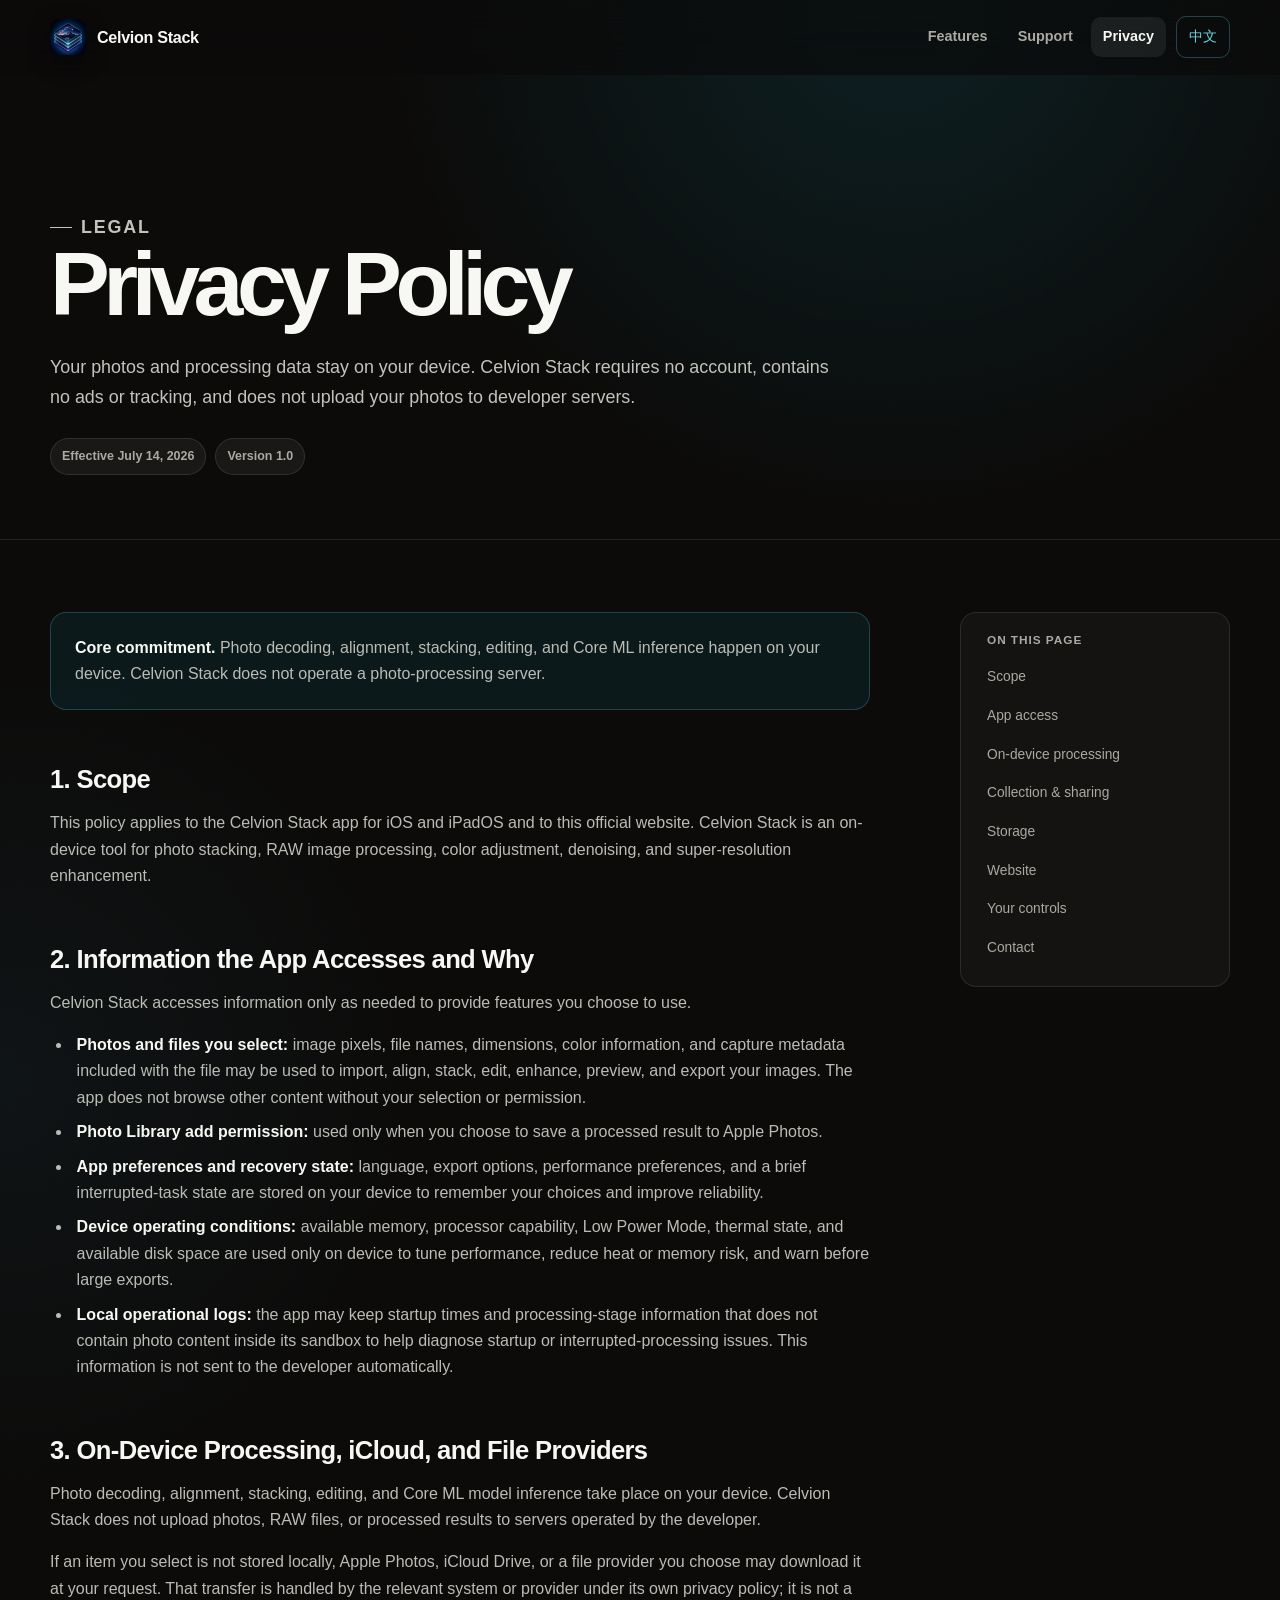
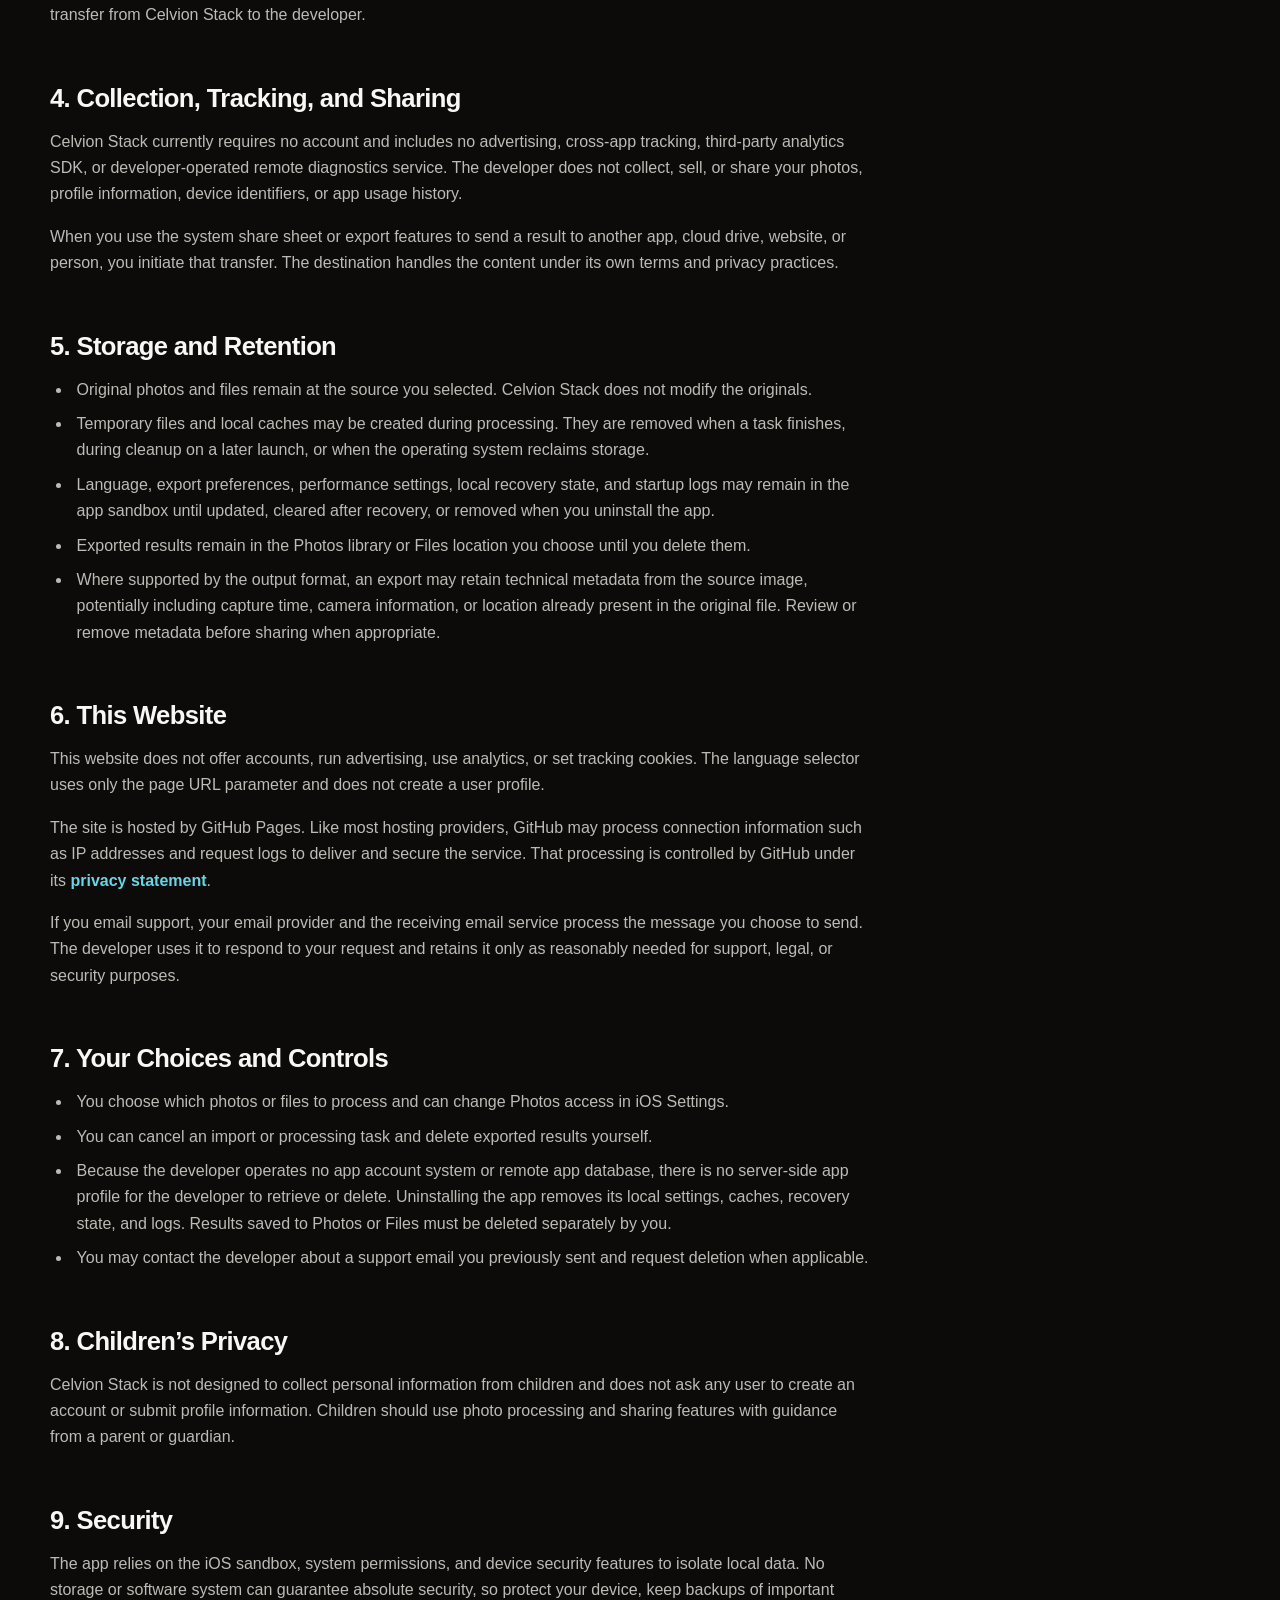
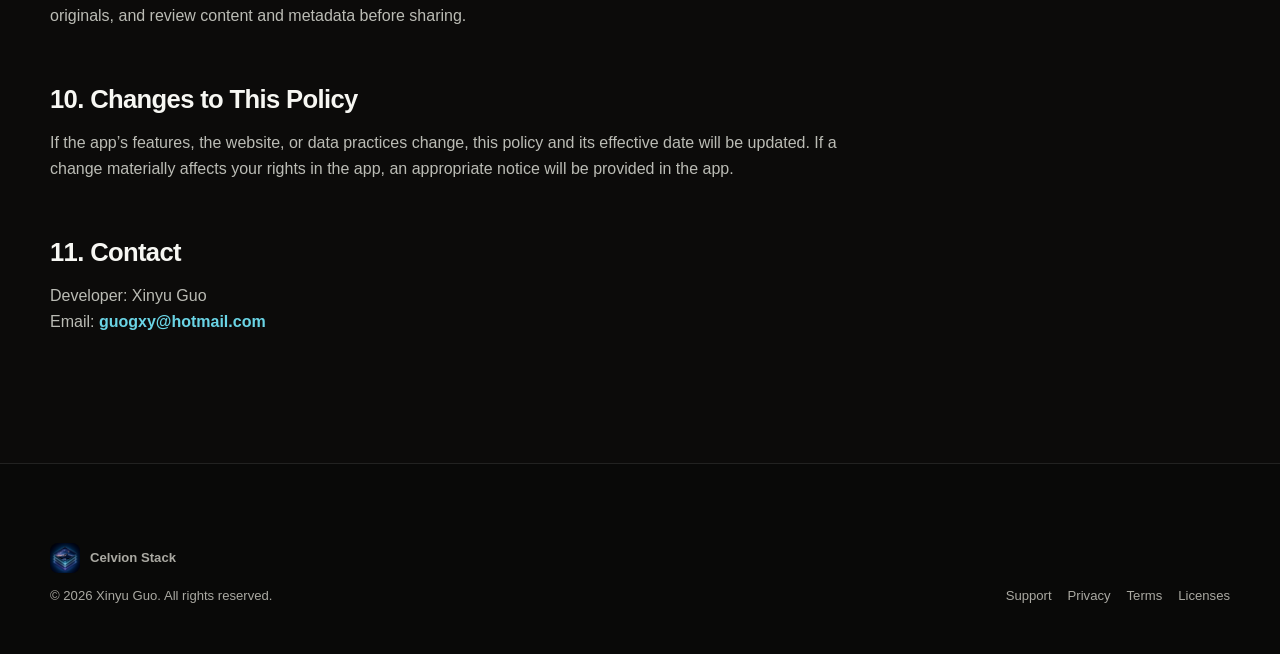
<file: privacy.html>
<!doctype html>
<html lang="en" data-language="en">
<head>
  <meta charset="utf-8">
  <meta name="viewport" content="width=device-width, initial-scale=1">
  <title>Privacy Policy — Celvion Stack</title>
  <meta name="description" content="Celvion Stack privacy policy: photos and processing stay on your device, with no account, ads, cross-app tracking, or developer photo server.">
  <meta name="theme-color" content="#0c0b0a">
  <meta property="og:title" content="Celvion Stack Privacy Policy">
  <meta property="og:description" content="Learn how Celvion Stack handles photos, local processing, settings, exports, and website visits.">
  <meta property="og:url" content="https://guogxy.github.io/celvion-stack/privacy.html">
  <link rel="canonical" href="https://guogxy.github.io/celvion-stack/privacy.html">
  <link rel="icon" href="assets/app-icon.png">
  <link rel="stylesheet" href="styles.css">
  <script src="script.js" defer></script>
</head>
<body>
  <a class="skip-link" href="#main">Skip to content</a>
  <header class="site-header">
    <nav class="nav-wrap" aria-label="Primary navigation">
      <a class="brand" href="index.html" data-preserve-language aria-label="Celvion Stack home"><img src="assets/app-icon.png" alt="" width="36" height="36"><span>Celvion Stack</span></a>
      <div class="nav-links">
        <a href="index.html#features" class="hide-mobile" data-preserve-language><span data-lang="en">Features</span><span data-lang="zh">功能</span></a>
        <a href="support.html" data-preserve-language><span data-lang="en">Support</span><span data-lang="zh">支持</span></a>
        <a href="privacy.html" class="hide-mobile" aria-current="page" data-preserve-language><span data-lang="en">Privacy</span><span data-lang="zh">隐私</span></a>
        <button class="language-toggle" type="button" data-language-toggle aria-label="切换到简体中文">中文</button>
      </div>
    </nav>
  </header>

  <main id="main">
    <section class="page-hero">
      <div class="container">
        <p class="eyebrow" data-lang="en">Legal</p><p class="eyebrow" data-lang="zh">法律信息</p>
        <h1 data-lang="en">Privacy Policy</h1><h1 data-lang="zh">隐私政策</h1>
        <p data-lang="en">Your photos and processing data stay on your device. Celvion Stack requires no account, contains no ads or tracking, and does not upload your photos to developer servers.</p>
        <p data-lang="zh">你的照片与处理数据留在设备上。Celvion Stack 不要求账户、不投放广告、不进行跟踪，也不会把照片上传到开发者服务器。</p>
        <div class="page-meta"><span class="pill" data-lang="en">Effective July 14, 2026</span><span class="pill" data-lang="zh">生效日期：2026 年 7 月 14 日</span><span class="pill">Version 1.0</span></div>
      </div>
    </section>

    <div class="container content-layout">
      <div class="reading-column">
        <article data-lang="en">
          <div class="callout"><p><strong>Core commitment.</strong> Photo decoding, alignment, stacking, editing, and Core ML inference happen on your device. Celvion Stack does not operate a photo-processing server.</p></div>

          <h2 id="en-scope">1. Scope</h2>
          <p>This policy applies to the Celvion Stack app for iOS and iPadOS and to this official website. Celvion Stack is an on-device tool for photo stacking, RAW image processing, color adjustment, denoising, and super-resolution enhancement.</p>

          <h2 id="en-access">2. Information the App Accesses and Why</h2>
          <p>Celvion Stack accesses information only as needed to provide features you choose to use.</p>
          <ul>
            <li><strong>Photos and files you select:</strong> image pixels, file names, dimensions, color information, and capture metadata included with the file may be used to import, align, stack, edit, enhance, preview, and export your images. The app does not browse other content without your selection or permission.</li>
            <li><strong>Photo Library add permission:</strong> used only when you choose to save a processed result to Apple Photos.</li>
            <li><strong>App preferences and recovery state:</strong> language, export options, performance preferences, and a brief interrupted-task state are stored on your device to remember your choices and improve reliability.</li>
            <li><strong>Device operating conditions:</strong> available memory, processor capability, Low Power Mode, thermal state, and available disk space are used only on device to tune performance, reduce heat or memory risk, and warn before large exports.</li>
            <li><strong>Local operational logs:</strong> the app may keep startup times and processing-stage information that does not contain photo content inside its sandbox to help diagnose startup or interrupted-processing issues. This information is not sent to the developer automatically.</li>
          </ul>

          <h2 id="en-local">3. On-Device Processing, iCloud, and File Providers</h2>
          <p>Photo decoding, alignment, stacking, editing, and Core ML model inference take place on your device. Celvion Stack does not upload photos, RAW files, or processed results to servers operated by the developer.</p>
          <p>If an item you select is not stored locally, Apple Photos, iCloud Drive, or a file provider you choose may download it at your request. That transfer is handled by the relevant system or provider under its own privacy policy; it is not a transfer from Celvion Stack to the developer.</p>

          <h2 id="en-sharing">4. Collection, Tracking, and Sharing</h2>
          <p>Celvion Stack currently requires no account and includes no advertising, cross-app tracking, third-party analytics SDK, or developer-operated remote diagnostics service. The developer does not collect, sell, or share your photos, profile information, device identifiers, or app usage history.</p>
          <p>When you use the system share sheet or export features to send a result to another app, cloud drive, website, or person, you initiate that transfer. The destination handles the content under its own terms and privacy practices.</p>

          <h2 id="en-storage">5. Storage and Retention</h2>
          <ul>
            <li>Original photos and files remain at the source you selected. Celvion Stack does not modify the originals.</li>
            <li>Temporary files and local caches may be created during processing. They are removed when a task finishes, during cleanup on a later launch, or when the operating system reclaims storage.</li>
            <li>Language, export preferences, performance settings, local recovery state, and startup logs may remain in the app sandbox until updated, cleared after recovery, or removed when you uninstall the app.</li>
            <li>Exported results remain in the Photos library or Files location you choose until you delete them.</li>
            <li>Where supported by the output format, an export may retain technical metadata from the source image, potentially including capture time, camera information, or location already present in the original file. Review or remove metadata before sharing when appropriate.</li>
          </ul>

          <h2 id="en-website">6. This Website</h2>
          <p>This website does not offer accounts, run advertising, use analytics, or set tracking cookies. The language selector uses only the page URL parameter and does not create a user profile.</p>
          <p>The site is hosted by GitHub Pages. Like most hosting providers, GitHub may process connection information such as IP addresses and request logs to deliver and secure the service. That processing is controlled by GitHub under its <a class="inline-link" href="https://docs.github.com/en/site-policy/privacy-policies/github-general-privacy-statement" target="_blank" rel="noopener">privacy statement</a>.</p>
          <p>If you email support, your email provider and the receiving email service process the message you choose to send. The developer uses it to respond to your request and retains it only as reasonably needed for support, legal, or security purposes.</p>

          <h2 id="en-control">7. Your Choices and Controls</h2>
          <ul>
            <li>You choose which photos or files to process and can change Photos access in iOS Settings.</li>
            <li>You can cancel an import or processing task and delete exported results yourself.</li>
            <li>Because the developer operates no app account system or remote app database, there is no server-side app profile for the developer to retrieve or delete. Uninstalling the app removes its local settings, caches, recovery state, and logs. Results saved to Photos or Files must be deleted separately by you.</li>
            <li>You may contact the developer about a support email you previously sent and request deletion when applicable.</li>
          </ul>

          <h2 id="en-children">8. Children’s Privacy</h2>
          <p>Celvion Stack is not designed to collect personal information from children and does not ask any user to create an account or submit profile information. Children should use photo processing and sharing features with guidance from a parent or guardian.</p>

          <h2 id="en-security">9. Security</h2>
          <p>The app relies on the iOS sandbox, system permissions, and device security features to isolate local data. No storage or software system can guarantee absolute security, so protect your device, keep backups of important originals, and review content and metadata before sharing.</p>

          <h2 id="en-changes">10. Changes to This Policy</h2>
          <p>If the app’s features, the website, or data practices change, this policy and its effective date will be updated. If a change materially affects your rights in the app, an appropriate notice will be provided in the app.</p>

          <h2 id="en-contact">11. Contact</h2>
          <p>Developer: Xinyu Guo<br>Email: <a class="inline-link" href="mailto:guogxy@hotmail.com?subject=Celvion%20Stack%20Privacy">guogxy@hotmail.com</a></p>
        </article>

        <article data-lang="zh">
          <div class="callout"><p><strong>核心承诺。</strong>照片解码、对齐、堆栈、编辑以及 Core ML 推理均在你的设备上完成。Celvion Stack 不运营照片处理服务器。</p></div>

          <h2 id="zh-scope">一、适用范围</h2>
          <p>本政策适用于 Celvion Stack iOS 与 iPadOS App，以及本官方网站。Celvion Stack 是一款用于照片堆栈、RAW 图像处理、颜色调整、降噪和超分辨率增强的本地工具。</p>

          <h2 id="zh-access">二、App 访问的信息及用途</h2>
          <p>Celvion Stack 只在提供你主动使用的功能所需范围内访问信息。</p>
          <ul>
            <li><strong>你选择的照片和文件：</strong>包括图像像素、文件名、尺寸、色彩信息及文件附带的拍摄元数据，用于导入、对齐、堆栈、编辑、AI 增强、预览和导出。App 不会在未经你选择或授权的情况下浏览其他内容。</li>
            <li><strong>照片图库写入权限：</strong>仅在你选择“保存到照片”时，用于把处理结果添加到系统照片图库。</li>
            <li><strong>App 设置与恢复状态：</strong>语言、导出选项、性能偏好，以及处理中断后的简短恢复状态保存在设备上，用于记住选择并改善稳定性。</li>
            <li><strong>设备运行状态：</strong>可用内存、处理器能力、低电量模式、温度状态和可用磁盘空间仅在设备上用于调整性能、降低过热或内存不足风险，并在大型导出前提供提示。</li>
            <li><strong>本地运行日志：</strong>App 可能在自身沙盒内保存不含照片内容的启动时间与运行阶段信息，以协助判断启动或处理中断问题；这些信息不会自动发送给开发者。</li>
          </ul>

          <h2 id="zh-local">三、本地处理、iCloud 与文件提供方</h2>
          <p>照片解码、对齐、堆栈、编辑以及 Core ML AI 模型推理均在你的设备上完成。Celvion Stack 不会把照片、RAW 文件或处理结果上传到开发者运营的服务器。</p>
          <p>如果你选择的照片或文件尚未保存在设备本地，iOS“照片”、iCloud Drive 或你选择的文件提供方可能根据你的操作下载该项目。该传输由相应系统或文件提供方处理，并受其隐私政策约束；它不属于 Celvion Stack 向开发者传输数据。</p>

          <h2 id="zh-sharing">四、收集、跟踪与共享</h2>
          <p>Celvion Stack 当前不要求注册账户，不包含广告、跨 App 跟踪、第三方分析 SDK 或开发者运营的远程诊断服务。开发者不收集、出售或共享你的照片、个人资料、设备标识符或 App 使用记录。</p>
          <p>当你通过系统分享菜单或导出功能把结果发送到其他 App、云盘、网站或联系人时，该操作由你主动发起，接收方将按照其自身规则处理内容。</p>

          <h2 id="zh-storage">五、存储与保留</h2>
          <ul>
            <li>原始照片和文件保留在你选择的来源位置，Celvion Stack 不会修改原件。</li>
            <li>处理中可能创建临时文件和本地缓存。它们会在任务结束、下一次启动清理流程或系统回收存储空间时删除。</li>
            <li>语言、导出偏好、性能设置、本地恢复状态和启动日志可能保留在 App 沙盒内，直至被更新、完成恢复清理或你卸载 App。</li>
            <li>导出的结果保留在你选择的“照片”或“文件”位置，直至你自行删除。</li>
            <li>在格式支持的情况下，导出文件可能保留原图技术元数据，其中可能包括原文件已有的拍摄时间、相机信息或位置信息。分享前请根据需要检查或移除相关元数据。</li>
          </ul>

          <h2 id="zh-website">六、本网站</h2>
          <p>本网站不提供账户、不投放广告、不使用分析服务，也不设置跟踪 Cookie。语言切换仅使用页面网址参数，不会建立用户画像。</p>
          <p>本网站由 GitHub Pages 托管。和大多数托管服务一样，GitHub 可能为提供与保护服务而处理 IP 地址、请求日志等连接信息。相关处理由 GitHub 依据其<a class="inline-link" href="https://docs.github.com/zh/site-policy/privacy-policies/github-general-privacy-statement" target="_blank" rel="noopener">隐私声明</a>负责。</p>
          <p>如果你发送支持邮件，你使用的邮件服务和收件服务会处理你主动提供的内容。开发者仅为回复请求而使用相关信息，并只在支持、法律或安全目的合理需要的期限内保留。</p>

          <h2 id="zh-control">七、你的选择与控制</h2>
          <ul>
            <li>你可以只选择需要处理的照片或文件，并可在 iOS“设置”中修改照片权限。</li>
            <li>你可以取消导入或处理任务，并自行删除导出结果。</li>
            <li>由于开发者没有 App 账户系统或远程 App 数据库，因此没有可供开发者查询或删除的服务器端 App 个人资料。卸载 App 会移除其本地设置、缓存、恢复状态和日志；保存在照片图库或文件夹中的导出结果需要你单独删除。</li>
            <li>对于你此前主动发送的支持邮件，可在适用情况下联系开发者请求删除。</li>
          </ul>

          <h2 id="zh-children">八、儿童隐私</h2>
          <p>Celvion Stack 不以收集儿童个人信息为目的，也不会要求任何用户创建账户或提交个人资料。儿童应在父母或监护人指导下使用照片处理和分享功能。</p>

          <h2 id="zh-security">九、信息安全</h2>
          <p>App 使用 iOS 沙盒、系统权限和设备安全机制隔离本地数据。任何存储或软件系统都无法保证绝对安全，因此请妥善保护设备、备份重要原片，并在分享文件前检查内容与元数据。</p>

          <h2 id="zh-changes">十、政策更新</h2>
          <p>如果 App 功能、网站或数据处理方式发生变化，我们会更新本政策及生效日期；如变化会实质影响你在 App 中的权利，我们会在 App 内以适当方式提示。</p>

          <h2 id="zh-contact">十一、联系我们</h2>
          <p>开发者：Xinyu Guo<br>联系邮箱：<a class="inline-link" href="mailto:guogxy@hotmail.com?subject=Celvion%20Stack%20Privacy">guogxy@hotmail.com</a></p>
        </article>
      </div>

      <aside class="side-nav" aria-label="On this page">
        <div data-lang="en"><strong>On this page</strong><a href="#en-scope">Scope</a><a href="#en-access">App access</a><a href="#en-local">On-device processing</a><a href="#en-sharing">Collection &amp; sharing</a><a href="#en-storage">Storage</a><a href="#en-website">Website</a><a href="#en-control">Your controls</a><a href="#en-contact">Contact</a></div>
        <div data-lang="zh"><strong>本页内容</strong><a href="#zh-scope">适用范围</a><a href="#zh-access">App 访问信息</a><a href="#zh-local">本地处理</a><a href="#zh-sharing">收集与共享</a><a href="#zh-storage">存储与保留</a><a href="#zh-website">本网站</a><a href="#zh-control">你的控制</a><a href="#zh-contact">联系我们</a></div>
      </aside>
    </div>
  </main>

  <footer class="site-footer">
    <div class="footer-wrap">
      <div class="footer-copy"><div class="footer-brand"><img src="assets/app-icon.png" alt="" width="30" height="30">Celvion Stack</div><p>© 2026 Xinyu Guo. <span data-lang="en">All rights reserved.</span><span data-lang="zh">保留所有权利。</span></p></div>
      <div class="footer-links"><a href="support.html" data-preserve-language><span data-lang="en">Support</span><span data-lang="zh">支持</span></a><a href="privacy.html" data-preserve-language><span data-lang="en">Privacy</span><span data-lang="zh">隐私政策</span></a><a href="terms.html" data-preserve-language><span data-lang="en">Terms</span><span data-lang="zh">使用条款</span></a><a href="licenses.html" data-preserve-language><span data-lang="en">Licenses</span><span data-lang="zh">开源许可证</span></a></div>
    </div>
  </footer>
</body>
</html>
</file>
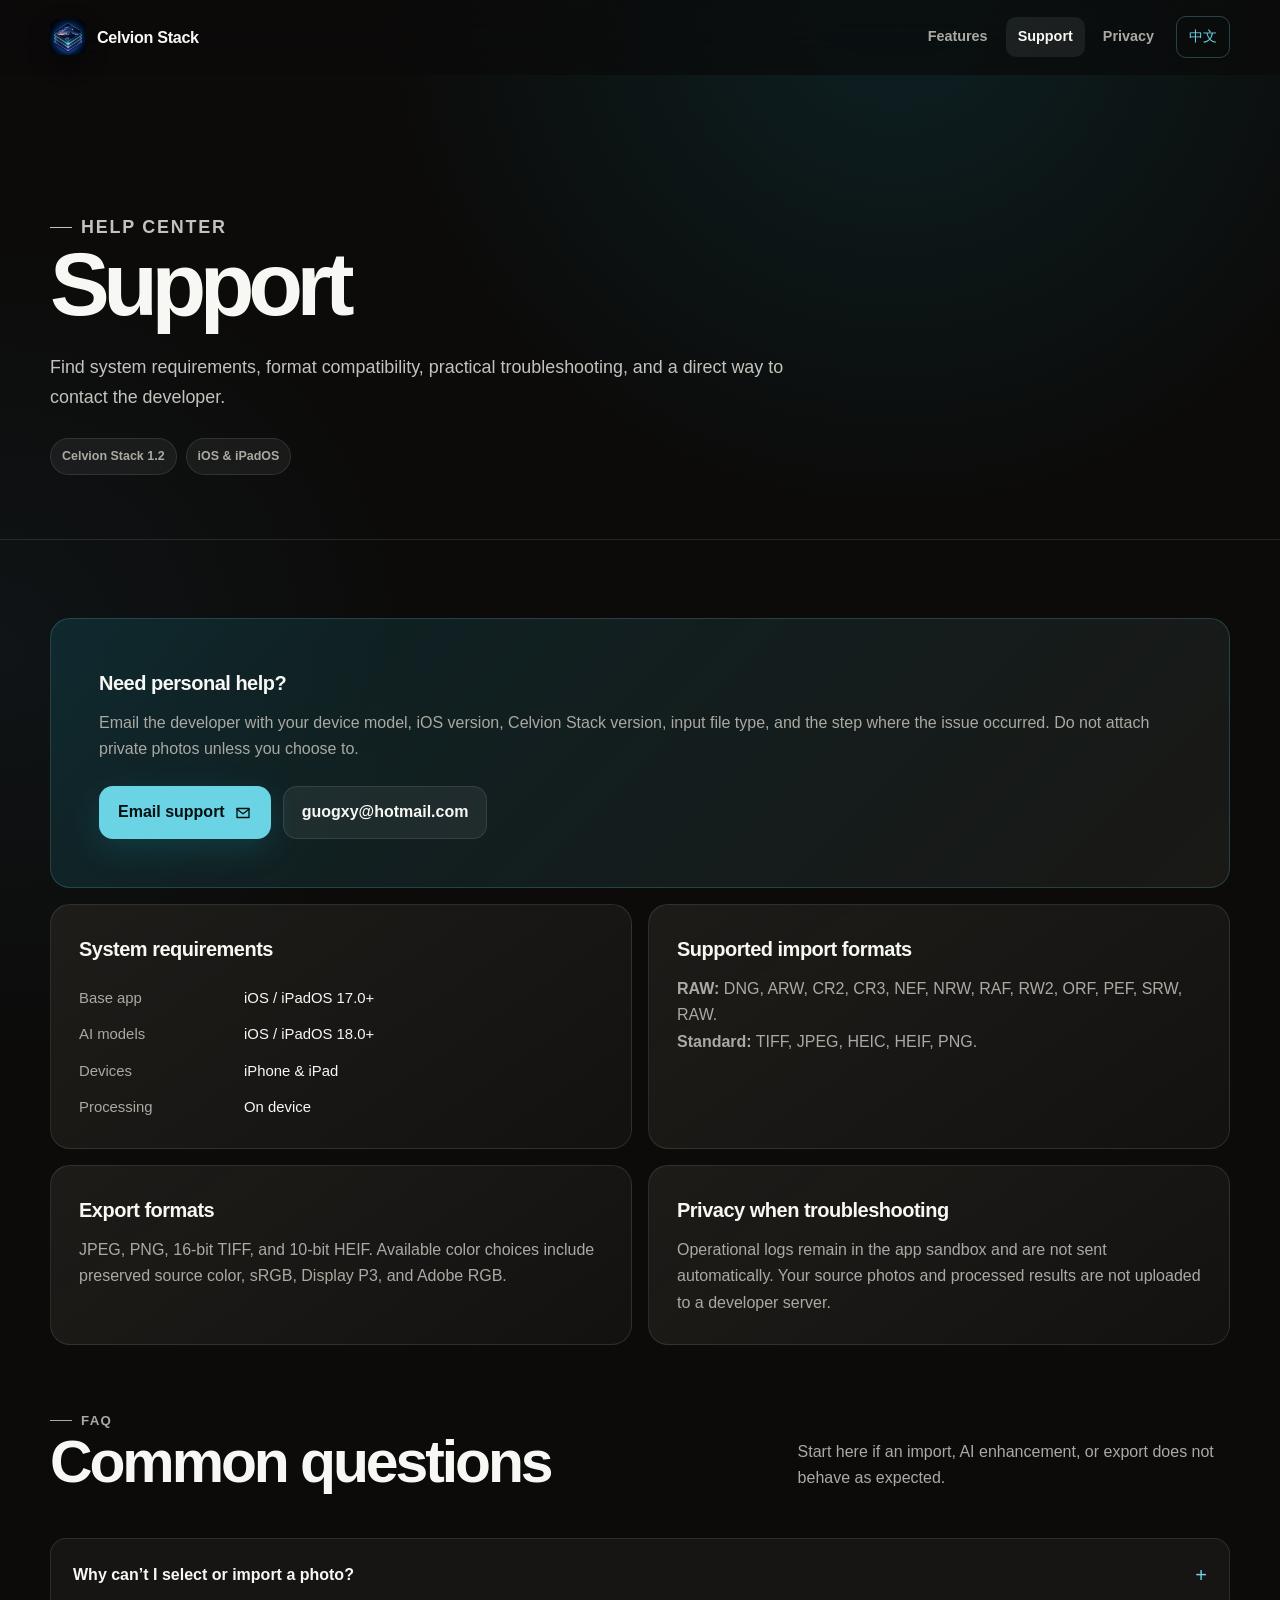
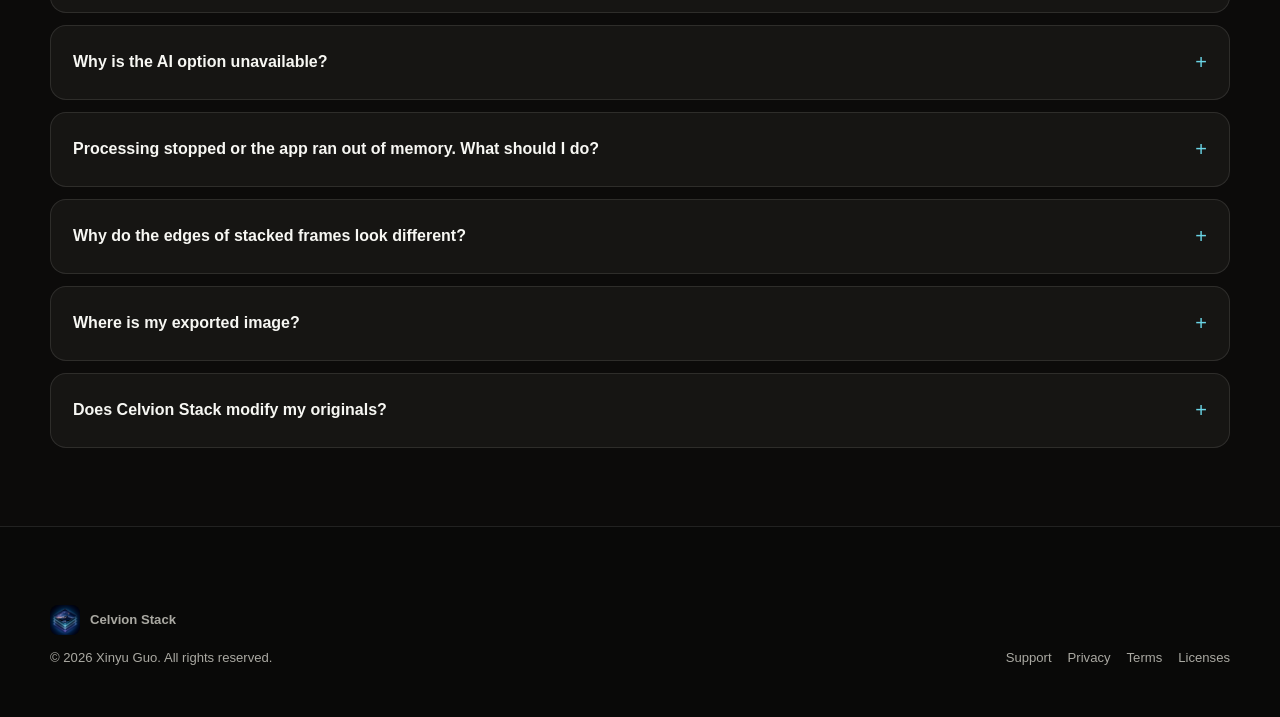
<file: support.html>
<!doctype html>
<html lang="en" data-language="en">
<head>
  <meta charset="utf-8">
  <meta name="viewport" content="width=device-width, initial-scale=1">
  <title>Support — Celvion Stack</title>
  <meta name="description" content="Get help with importing, stacking, AI denoise, super-resolution, editing, and exporting in Celvion Stack for iPhone and iPad.">
  <meta name="theme-color" content="#0c0b0a">
  <meta property="og:title" content="Celvion Stack Support">
  <meta property="og:description" content="Troubleshooting, file compatibility, system requirements, and contact information for Celvion Stack.">
  <meta property="og:url" content="https://guogxy.github.io/celvion-stack/support.html">
  <link rel="canonical" href="https://guogxy.github.io/celvion-stack/support.html">
  <link rel="icon" href="assets/app-icon.png">
  <link rel="stylesheet" href="styles.css">
  <script src="script.js" defer></script>
</head>
<body>
  <a class="skip-link" href="#main">Skip to content</a>
  <header class="site-header">
    <nav class="nav-wrap" aria-label="Primary navigation">
      <a class="brand" href="index.html" data-preserve-language aria-label="Celvion Stack home">
        <img src="assets/app-icon.png" alt="" width="36" height="36"><span>Celvion Stack</span>
      </a>
      <div class="nav-links">
        <a href="index.html#features" class="hide-mobile" data-preserve-language><span data-lang="en">Features</span><span data-lang="zh">功能</span></a>
        <a href="support.html" aria-current="page" data-preserve-language><span data-lang="en">Support</span><span data-lang="zh">支持</span></a>
        <a href="privacy.html" class="hide-mobile" data-preserve-language><span data-lang="en">Privacy</span><span data-lang="zh">隐私</span></a>
        <button class="language-toggle" type="button" data-language-toggle aria-label="切换到简体中文">中文</button>
      </div>
    </nav>
  </header>

  <main id="main">
    <section class="page-hero">
      <div class="container">
        <p class="eyebrow" data-lang="en">Help center</p><p class="eyebrow" data-lang="zh">帮助中心</p>
        <h1 data-lang="en">Support</h1><h1 data-lang="zh">技术支持</h1>
        <p data-lang="en">Find system requirements, format compatibility, practical troubleshooting, and a direct way to contact the developer.</p>
        <p data-lang="zh">查看系统要求、格式兼容性、常见问题排查方法，或直接联系开发者。</p>
        <div class="page-meta"><span class="pill">Celvion Stack 1.2</span><span class="pill">iOS &amp; iPadOS</span></div>
      </div>
    </section>

    <section class="section compact">
      <div class="container">
        <div class="support-grid">
          <article class="support-card primary">
            <h2 data-lang="en">Need personal help?</h2><h2 data-lang="zh">需要进一步帮助？</h2>
            <p data-lang="en">Email the developer with your device model, iOS version, Celvion Stack version, input file type, and the step where the issue occurred. Do not attach private photos unless you choose to.</p>
            <p data-lang="zh">请在邮件中写明设备型号、iOS 版本、Celvion Stack 版本、输入文件类型，以及问题发生的步骤。除非你主动选择，否则不需要发送私人照片。</p>
            <div class="button-row">
              <a class="button" href="mailto:guogxy@hotmail.com?subject=Celvion%20Stack%20Support">
                <span data-lang="en">Email support</span><span data-lang="zh">发送支持邮件</span>
                <svg viewBox="0 0 24 24" aria-hidden="true"><path d="M4 6h16v12H4z"/><path d="m4 7 8 6 8-6"/></svg>
              </a>
              <a class="button secondary" href="mailto:guogxy@hotmail.com">guogxy@hotmail.com</a>
            </div>
          </article>

          <article class="support-card">
            <h3 data-lang="en">System requirements</h3><h3 data-lang="zh">系统要求</h3>
            <dl class="spec-list">
              <dt data-lang="en">Base app</dt><dt data-lang="zh">基础功能</dt><dd>iOS / iPadOS 17.0+</dd>
              <dt data-lang="en">AI models</dt><dt data-lang="zh">AI 模型</dt><dd>iOS / iPadOS 18.0+</dd>
              <dt data-lang="en">Devices</dt><dt data-lang="zh">设备</dt><dd>iPhone &amp; iPad</dd>
              <dt data-lang="en">Processing</dt><dt data-lang="zh">处理方式</dt><dd data-lang="en">On device</dd><dd data-lang="zh">设备本地</dd>
            </dl>
          </article>

          <article class="support-card">
            <h3 data-lang="en">Supported import formats</h3><h3 data-lang="zh">支持的导入格式</h3>
            <p data-lang="en"><strong>RAW:</strong> DNG, ARW, CR2, CR3, NEF, NRW, RAF, RW2, ORF, PEF, SRW, RAW.<br><strong>Standard:</strong> TIFF, JPEG, HEIC, HEIF, PNG.</p>
            <p data-lang="zh"><strong>RAW：</strong>DNG、ARW、CR2、CR3、NEF、NRW、RAF、RW2、ORF、PEF、SRW、RAW。<br><strong>标准格式：</strong>TIFF、JPEG、HEIC、HEIF、PNG。</p>
          </article>

          <article class="support-card">
            <h3 data-lang="en">Export formats</h3><h3 data-lang="zh">导出格式</h3>
            <p data-lang="en">JPEG, PNG, 16-bit TIFF, and 10-bit HEIF. Available color choices include preserved source color, sRGB, Display P3, and Adobe RGB.</p>
            <p data-lang="zh">支持 JPEG、PNG、16 位 TIFF 与 10 位 HEIF；可选择保留源色彩、sRGB、Display P3 或 Adobe RGB。</p>
          </article>

          <article class="support-card">
            <h3 data-lang="en">Privacy when troubleshooting</h3><h3 data-lang="zh">排查问题时的隐私</h3>
            <p data-lang="en">Operational logs remain in the app sandbox and are not sent automatically. Your source photos and processed results are not uploaded to a developer server.</p>
            <p data-lang="zh">运行日志保留在 App 沙盒内，不会自动发送。原始照片与处理结果不会上传到开发者服务器。</p>
          </article>
        </div>

        <div class="section-heading">
          <div>
            <p class="eyebrow">FAQ</p>
            <h2 data-lang="en">Common questions</h2><h2 data-lang="zh">常见问题</h2>
          </div>
          <p data-lang="en">Start here if an import, AI enhancement, or export does not behave as expected.</p>
          <p data-lang="zh">如果导入、AI 增强或导出没有按预期工作，可以先从这里排查。</p>
        </div>

        <div class="faq-list">
          <details class="faq">
            <summary><span data-lang="en">Why can’t I select or import a photo?</span><span data-lang="zh">为什么无法选择或导入照片？</span></summary>
            <div class="faq-answer">
              <p data-lang="en">Confirm that the file uses a supported format and is fully downloaded from iCloud or your file provider. If you use Apple Photos, check Celvion Stack’s Photos access in iOS Settings. Some camera-specific RAW variants may not be decoded by the current iOS version.</p>
              <p data-lang="zh">请确认文件格式受支持，并已从 iCloud 或文件提供方完整下载。若使用系统照片，请在 iOS“设置”中检查 Celvion Stack 的照片权限。部分相机专用 RAW 变体可能无法被当前 iOS 版本解码。</p>
            </div>
          </details>

          <details class="faq">
            <summary><span data-lang="en">Why is the AI option unavailable?</span><span data-lang="zh">为什么 AI 选项不可用？</span></summary>
            <div class="faq-answer">
              <p data-lang="en">Core ML AI models require iOS or iPadOS 18 or later, compatible device resources, and an available model file. When AI is unavailable, Celvion Stack can fall back to Core Image noise reduction, sharpening, and scaling.</p>
              <p data-lang="zh">Core ML AI 模型需要 iOS 或 iPadOS 18 及以上版本、兼容的设备资源和可用模型文件。AI 不可用时，Celvion Stack 可自动使用 Core Image 降噪、锐化与缩放方案。</p>
            </div>
          </details>

          <details class="faq">
            <summary><span data-lang="en">Processing stopped or the app ran out of memory. What should I do?</span><span data-lang="zh">处理停止或内存不足，应该怎么办？</span></summary>
            <div class="faq-answer">
              <p data-lang="en">Close other memory-intensive apps, keep the device cool and connected to power, confirm enough free storage, and retry with fewer or smaller source frames. Large RAW stacks, 16-bit TIFF, and 4× super-resolution can require substantial memory and storage.</p>
              <p data-lang="zh">请关闭占用大量内存的其他 App，让设备保持凉爽并连接电源，确认有足够的可用存储空间，再尝试减少原片数量或尺寸。大型 RAW 堆栈、16 位 TIFF 与 4× 超分辨率会显著占用内存和空间。</p>
            </div>
          </details>

          <details class="faq">
            <summary><span data-lang="en">Why do the edges of stacked frames look different?</span><span data-lang="zh">为什么堆栈后画面边缘有所变化？</span></summary>
            <div class="faq-answer">
              <p data-lang="en">Frame alignment can shift, rotate, or crop images slightly to match the scene. Moving subjects, large viewpoint changes, focus changes, or inconsistent exposure can create ghosting or edge artifacts. Use frames captured from a stable position with similar exposure when possible.</p>
              <p data-lang="zh">为匹配场景，对齐过程可能会轻微平移、旋转或裁切画面。运动物体、明显机位变化、对焦变化或曝光差异可能造成重影与边缘瑕疵。建议尽量使用稳定机位和相近曝光拍摄的照片。</p>
            </div>
          </details>

          <details class="faq">
            <summary><span data-lang="en">Where is my exported image?</span><span data-lang="zh">导出的图片保存在哪里？</span></summary>
            <div class="faq-answer">
              <p data-lang="en">If you chose Save to Photos, look in your Apple Photos library and confirm that add permission is enabled. If you used Files or Share, the destination is the folder, app, or person you selected in the system sheet.</p>
              <p data-lang="zh">若选择“保存到照片”，请在系统照片图库中查找，并确认已开启添加照片权限。若使用“文件”或系统分享菜单，结果会保存在你当时选择的文件夹、App 或联系人位置。</p>
            </div>
          </details>

          <details class="faq">
            <summary><span data-lang="en">Does Celvion Stack modify my originals?</span><span data-lang="zh">Celvion Stack 会修改原片吗？</span></summary>
            <div class="faq-answer">
              <p data-lang="en">No. Original photos and files remain at the source you selected. Celvion Stack creates a new result when you export.</p>
              <p data-lang="zh">不会。原始照片和文件保留在你选择的来源位置，Celvion Stack 只会在导出时创建新的结果文件。</p>
            </div>
          </details>
        </div>
      </div>
    </section>
  </main>

  <footer class="site-footer">
    <div class="footer-wrap">
      <div class="footer-copy">
        <div class="footer-brand"><img src="assets/app-icon.png" alt="" width="30" height="30">Celvion Stack</div>
        <p>© 2026 Xinyu Guo. <span data-lang="en">All rights reserved.</span><span data-lang="zh">保留所有权利。</span></p>
      </div>
      <div class="footer-links">
        <a href="support.html" data-preserve-language><span data-lang="en">Support</span><span data-lang="zh">支持</span></a>
        <a href="privacy.html" data-preserve-language><span data-lang="en">Privacy</span><span data-lang="zh">隐私政策</span></a>
        <a href="terms.html" data-preserve-language><span data-lang="en">Terms</span><span data-lang="zh">使用条款</span></a>
        <a href="licenses.html" data-preserve-language><span data-lang="en">Licenses</span><span data-lang="zh">开源许可证</span></a>
      </div>
    </div>
  </footer>
</body>
</html>
</file>
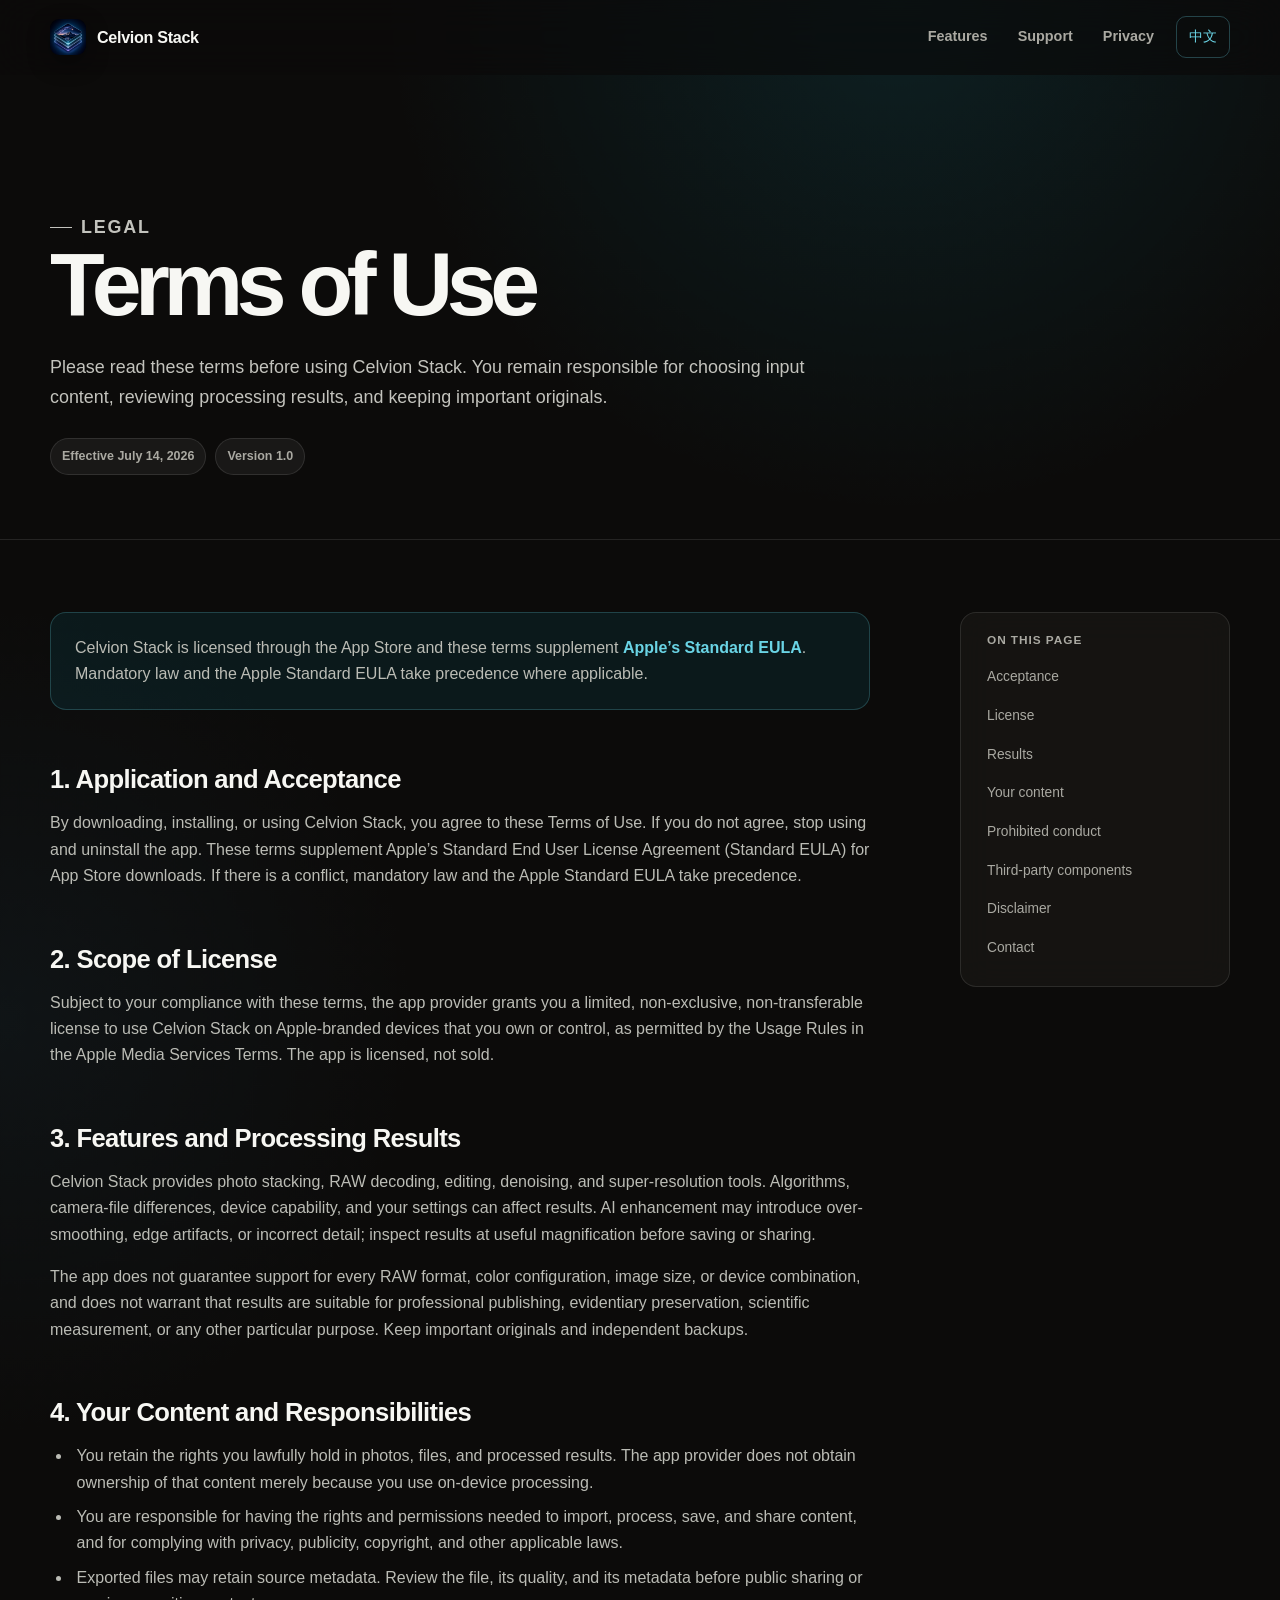
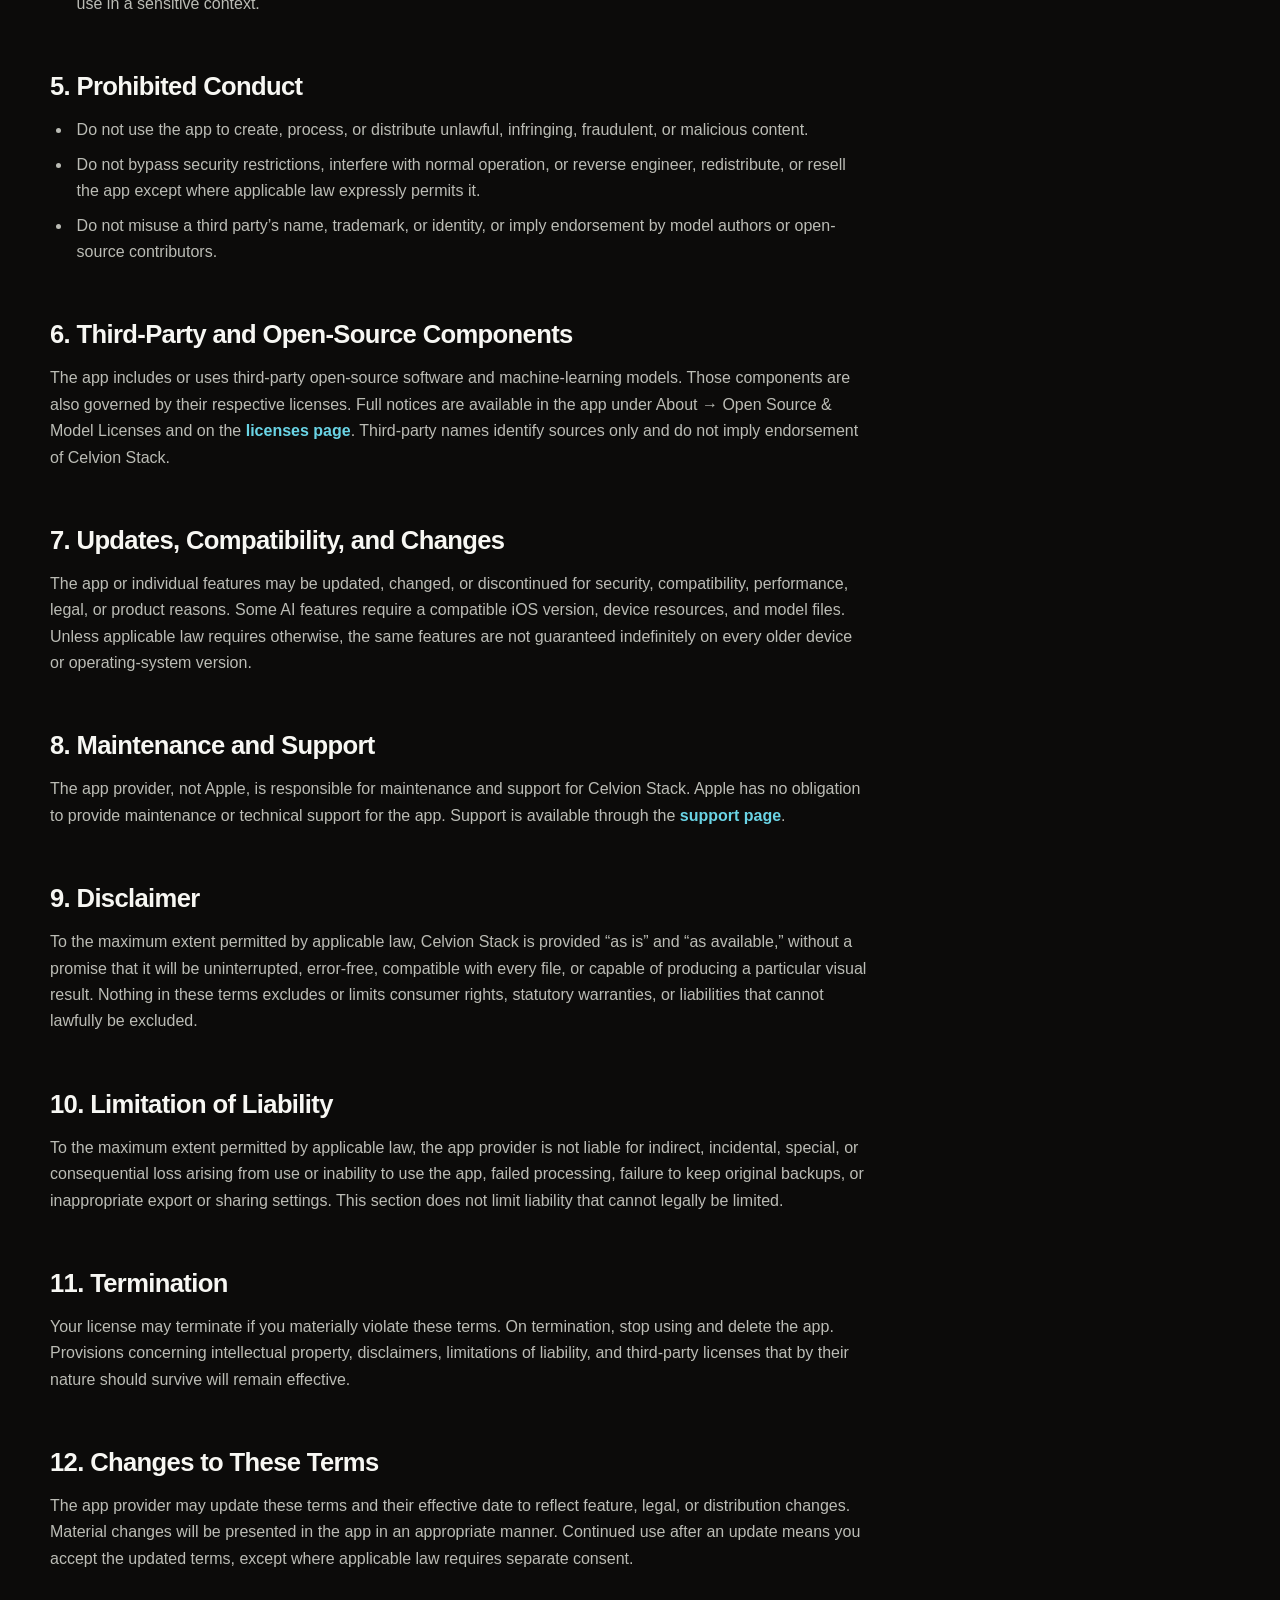
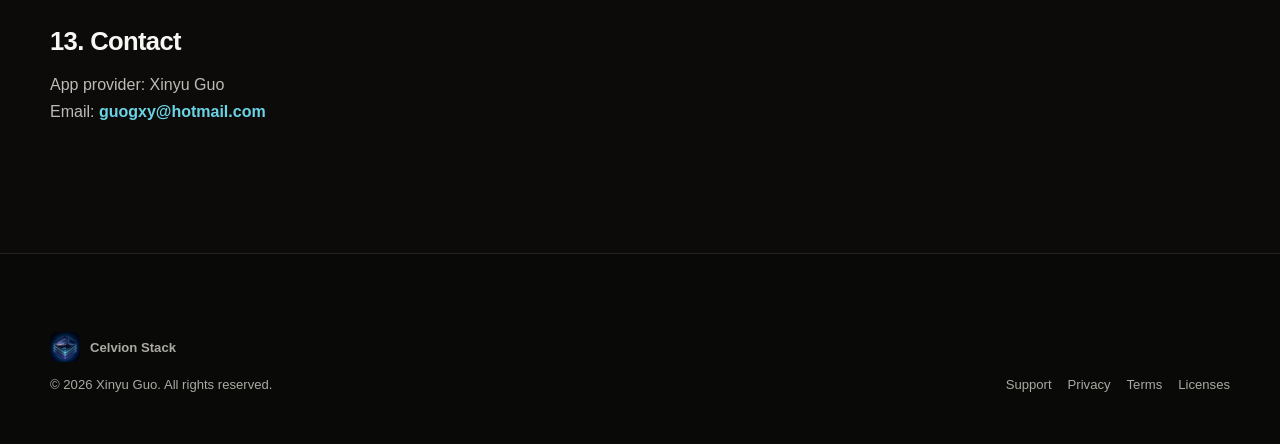
<file: terms.html>
<!doctype html>
<html lang="en" data-language="en">
<head>
  <meta charset="utf-8">
  <meta name="viewport" content="width=device-width, initial-scale=1">
  <title>Terms of Use — Celvion Stack</title>
  <meta name="description" content="Terms governing use of the Celvion Stack iPhone and iPad photo stacking, AI denoise, super-resolution, editing, and export app.">
  <meta name="theme-color" content="#0c0b0a">
  <meta property="og:title" content="Celvion Stack Terms of Use">
  <meta property="og:url" content="https://guogxy.github.io/celvion-stack/terms.html">
  <link rel="canonical" href="https://guogxy.github.io/celvion-stack/terms.html">
  <link rel="icon" href="assets/app-icon.png">
  <link rel="stylesheet" href="styles.css">
  <script src="script.js" defer></script>
</head>
<body>
  <a class="skip-link" href="#main">Skip to content</a>
  <header class="site-header">
    <nav class="nav-wrap" aria-label="Primary navigation">
      <a class="brand" href="index.html" data-preserve-language aria-label="Celvion Stack home"><img src="assets/app-icon.png" alt="" width="36" height="36"><span>Celvion Stack</span></a>
      <div class="nav-links">
        <a href="index.html#features" class="hide-mobile" data-preserve-language><span data-lang="en">Features</span><span data-lang="zh">功能</span></a>
        <a href="support.html" data-preserve-language><span data-lang="en">Support</span><span data-lang="zh">支持</span></a>
        <a href="privacy.html" class="hide-mobile" data-preserve-language><span data-lang="en">Privacy</span><span data-lang="zh">隐私</span></a>
        <button class="language-toggle" type="button" data-language-toggle aria-label="切换到简体中文">中文</button>
      </div>
    </nav>
  </header>

  <main id="main">
    <section class="page-hero">
      <div class="container">
        <p class="eyebrow" data-lang="en">Legal</p><p class="eyebrow" data-lang="zh">法律信息</p>
        <h1 data-lang="en">Terms of Use</h1><h1 data-lang="zh">使用条款</h1>
        <p data-lang="en">Please read these terms before using Celvion Stack. You remain responsible for choosing input content, reviewing processing results, and keeping important originals.</p>
        <p data-lang="zh">请在使用前阅读本条款。你始终负责选择输入内容、检查处理结果并保留重要原片。</p>
        <div class="page-meta"><span class="pill" data-lang="en">Effective July 14, 2026</span><span class="pill" data-lang="zh">生效日期：2026 年 7 月 14 日</span><span class="pill">Version 1.0</span></div>
      </div>
    </section>

    <div class="container content-layout">
      <div class="reading-column">
        <article data-lang="en">
          <div class="callout"><p>Celvion Stack is licensed through the App Store and these terms supplement <a class="inline-link" href="https://www.apple.com/legal/internet-services/itunes/dev/stdeula/" target="_blank" rel="noopener">Apple’s Standard EULA</a>. Mandatory law and the Apple Standard EULA take precedence where applicable.</p></div>

          <h2 id="en-acceptance">1. Application and Acceptance</h2>
          <p>By downloading, installing, or using Celvion Stack, you agree to these Terms of Use. If you do not agree, stop using and uninstall the app. These terms supplement Apple’s Standard End User License Agreement (Standard EULA) for App Store downloads. If there is a conflict, mandatory law and the Apple Standard EULA take precedence.</p>

          <h2 id="en-license">2. Scope of License</h2>
          <p>Subject to your compliance with these terms, the app provider grants you a limited, non-exclusive, non-transferable license to use Celvion Stack on Apple-branded devices that you own or control, as permitted by the Usage Rules in the Apple Media Services Terms. The app is licensed, not sold.</p>

          <h2 id="en-results">3. Features and Processing Results</h2>
          <p>Celvion Stack provides photo stacking, RAW decoding, editing, denoising, and super-resolution tools. Algorithms, camera-file differences, device capability, and your settings can affect results. AI enhancement may introduce over-smoothing, edge artifacts, or incorrect detail; inspect results at useful magnification before saving or sharing.</p>
          <p>The app does not guarantee support for every RAW format, color configuration, image size, or device combination, and does not warrant that results are suitable for professional publishing, evidentiary preservation, scientific measurement, or any other particular purpose. Keep important originals and independent backups.</p>

          <h2 id="en-content">4. Your Content and Responsibilities</h2>
          <ul>
            <li>You retain the rights you lawfully hold in photos, files, and processed results. The app provider does not obtain ownership of that content merely because you use on-device processing.</li>
            <li>You are responsible for having the rights and permissions needed to import, process, save, and share content, and for complying with privacy, publicity, copyright, and other applicable laws.</li>
            <li>Exported files may retain source metadata. Review the file, its quality, and its metadata before public sharing or use in a sensitive context.</li>
          </ul>

          <h2 id="en-conduct">5. Prohibited Conduct</h2>
          <ul>
            <li>Do not use the app to create, process, or distribute unlawful, infringing, fraudulent, or malicious content.</li>
            <li>Do not bypass security restrictions, interfere with normal operation, or reverse engineer, redistribute, or resell the app except where applicable law expressly permits it.</li>
            <li>Do not misuse a third party’s name, trademark, or identity, or imply endorsement by model authors or open-source contributors.</li>
          </ul>

          <h2 id="en-third-party">6. Third-Party and Open-Source Components</h2>
          <p>The app includes or uses third-party open-source software and machine-learning models. Those components are also governed by their respective licenses. Full notices are available in the app under About → Open Source &amp; Model Licenses and on the <a class="inline-link" href="licenses.html" data-preserve-language>licenses page</a>. Third-party names identify sources only and do not imply endorsement of Celvion Stack.</p>

          <h2 id="en-updates">7. Updates, Compatibility, and Changes</h2>
          <p>The app or individual features may be updated, changed, or discontinued for security, compatibility, performance, legal, or product reasons. Some AI features require a compatible iOS version, device resources, and model files. Unless applicable law requires otherwise, the same features are not guaranteed indefinitely on every older device or operating-system version.</p>

          <h2 id="en-support">8. Maintenance and Support</h2>
          <p>The app provider, not Apple, is responsible for maintenance and support for Celvion Stack. Apple has no obligation to provide maintenance or technical support for the app. Support is available through the <a class="inline-link" href="support.html" data-preserve-language>support page</a>.</p>

          <h2 id="en-disclaimer">9. Disclaimer</h2>
          <p>To the maximum extent permitted by applicable law, Celvion Stack is provided “as is” and “as available,” without a promise that it will be uninterrupted, error-free, compatible with every file, or capable of producing a particular visual result. Nothing in these terms excludes or limits consumer rights, statutory warranties, or liabilities that cannot lawfully be excluded.</p>

          <h2 id="en-liability">10. Limitation of Liability</h2>
          <p>To the maximum extent permitted by applicable law, the app provider is not liable for indirect, incidental, special, or consequential loss arising from use or inability to use the app, failed processing, failure to keep original backups, or inappropriate export or sharing settings. This section does not limit liability that cannot legally be limited.</p>

          <h2 id="en-termination">11. Termination</h2>
          <p>Your license may terminate if you materially violate these terms. On termination, stop using and delete the app. Provisions concerning intellectual property, disclaimers, limitations of liability, and third-party licenses that by their nature should survive will remain effective.</p>

          <h2 id="en-changes">12. Changes to These Terms</h2>
          <p>The app provider may update these terms and their effective date to reflect feature, legal, or distribution changes. Material changes will be presented in the app in an appropriate manner. Continued use after an update means you accept the updated terms, except where applicable law requires separate consent.</p>

          <h2 id="en-contact">13. Contact</h2>
          <p>App provider: Xinyu Guo<br>Email: <a class="inline-link" href="mailto:guogxy@hotmail.com?subject=Celvion%20Stack%20Terms">guogxy@hotmail.com</a></p>
        </article>

        <article data-lang="zh">
          <div class="callout"><p>Celvion Stack 通过 App Store 提供许可，本条款是对 <a class="inline-link" href="https://www.apple.com/legal/internet-services/itunes/dev/stdeula/" target="_blank" rel="noopener">Apple 标准 EULA</a> 的补充。适用时，法律强制性规定及 Apple 标准 EULA 优先。</p></div>

          <h2 id="zh-acceptance">一、条款的适用与接受</h2>
          <p>下载、安装或使用 Celvion Stack，即表示你同意本使用条款。若你不同意，请停止使用并卸载 App。本条款是对适用于 App Store 下载内容的 Apple 标准最终用户许可协议（标准 EULA）的补充；如存在冲突，应优先适用法律强制性规定及 Apple 标准 EULA。</p>

          <h2 id="zh-license">二、许可范围</h2>
          <p>在你遵守本条款的前提下，App 提供方授予你一项有限、非独占、不可转让的许可，允许你按照 Apple 媒体服务条款中的使用规则，在你拥有或控制的 Apple 设备上使用 Celvion Stack。App 是许可使用，而非出售。</p>

          <h2 id="zh-results">三、功能与处理结果</h2>
          <p>Celvion Stack 提供照片堆栈、RAW 解码、编辑、降噪和超分辨率等工具。算法、相机文件差异、设备性能和用户设置均可能影响结果。AI 增强可能产生过度平滑、锐化边缘或错误细节；请在保存或分享前放大检查结果。</p>
          <p>App 不保证每一种 RAW、色彩配置、图像尺寸或设备组合均可处理，也不保证处理结果满足专业出版、证据保存、科研测量或其他特定用途。你应保留重要原片和独立备份。</p>

          <h2 id="zh-content">四、你的内容与责任</h2>
          <ul>
            <li>你保留对所导入照片、文件和处理结果依法享有的权利；App 提供方不会因你使用本地处理功能而取得这些内容的所有权。</li>
            <li>你应确保有权导入、处理、保存和分享相关内容，并遵守隐私、肖像权、著作权及其他适用法律。</li>
            <li>导出文件可能保留原图元数据。你应在公开分享或提交敏感场景前检查文件内容、质量和元数据。</li>
          </ul>

          <h2 id="zh-conduct">五、禁止行为</h2>
          <ul>
            <li>不得使用 App 制作、处理或传播违法、侵权、欺诈或恶意内容。</li>
            <li>不得绕过安全限制、干扰 App 正常运行，或在适用法律不允许的范围内反向工程、重新分发或转售 App。</li>
            <li>不得冒用第三方名称、商标或权利人身份，也不得暗示模型或开源项目作者为你的产品背书。</li>
          </ul>

          <h2 id="zh-third-party">六、第三方与开源组件</h2>
          <p>App 包含或使用由第三方提供的开源软件和机器学习模型。相关部分同时受各自许可证约束；完整声明可在 App“关于 → 开源软件与模型许可证”中离线查看，也可访问本网站的<a class="inline-link" href="licenses.html" data-preserve-language>开源许可证页面</a>。第三方名称仅用于说明来源，不表示其对 Celvion Stack 的认可或背书。</p>

          <h2 id="zh-updates">七、更新、兼容性与服务变化</h2>
          <p>App 可能因安全、兼容性、性能、法律或产品原因更新、修改或停止部分功能。某些 AI 功能需要兼容的 iOS 版本、设备资源和模型文件。除适用法律另有要求外，不保证所有旧设备或系统版本永久获得相同功能。</p>

          <h2 id="zh-support">八、维护与支持</h2>
          <p>App 提供方对 Celvion Stack 的维护与支持承担责任；Apple 没有义务为本 App 提供维护或技术支持。你可以通过<a class="inline-link" href="support.html" data-preserve-language>技术支持页面</a>获取帮助。</p>

          <h2 id="zh-disclaimer">九、免责声明</h2>
          <p>在适用法律允许的最大范围内，Celvion Stack 按“现状”和“可用”状态提供，不承诺永不中断、完全无错误、兼容所有文件，或产生特定视觉效果。任何内容均不排除或限制依法不得排除的消费者权利、法定保证或责任。</p>

          <h2 id="zh-liability">十、责任限制</h2>
          <p>在适用法律允许的最大范围内，App 提供方不对因使用或无法使用 App、处理失败、未备份原片、导出或分享设置不当而产生的间接、附带、特殊或后果性损失负责。对依法不得限制的责任，本条不作限制。</p>

          <h2 id="zh-termination">十一、终止</h2>
          <p>如果你严重违反本条款，你的使用许可可能终止。终止后应停止使用并删除 App。依法应继续有效的知识产权、免责声明、责任限制和第三方许可条款不因终止而失效。</p>

          <h2 id="zh-changes">十二、条款更新</h2>
          <p>App 提供方可能因功能、法律或分发要求变化更新本条款及生效日期。重大变化会在 App 内以适当方式提示；更新后继续使用 App，即表示你接受更新后的条款，但适用法律要求另行取得同意的除外。</p>

          <h2 id="zh-contact">十三、联系我们</h2>
          <p>App 提供方：Xinyu Guo<br>联系邮箱：<a class="inline-link" href="mailto:guogxy@hotmail.com?subject=Celvion%20Stack%20Terms">guogxy@hotmail.com</a></p>
        </article>
      </div>

      <aside class="side-nav" aria-label="On this page">
        <div data-lang="en"><strong>On this page</strong><a href="#en-acceptance">Acceptance</a><a href="#en-license">License</a><a href="#en-results">Results</a><a href="#en-content">Your content</a><a href="#en-conduct">Prohibited conduct</a><a href="#en-third-party">Third-party components</a><a href="#en-disclaimer">Disclaimer</a><a href="#en-contact">Contact</a></div>
        <div data-lang="zh"><strong>本页内容</strong><a href="#zh-acceptance">接受条款</a><a href="#zh-license">许可范围</a><a href="#zh-results">处理结果</a><a href="#zh-content">你的内容</a><a href="#zh-conduct">禁止行为</a><a href="#zh-third-party">第三方组件</a><a href="#zh-disclaimer">免责声明</a><a href="#zh-contact">联系我们</a></div>
      </aside>
    </div>
  </main>

  <footer class="site-footer">
    <div class="footer-wrap">
      <div class="footer-copy"><div class="footer-brand"><img src="assets/app-icon.png" alt="" width="30" height="30">Celvion Stack</div><p>© 2026 Xinyu Guo. <span data-lang="en">All rights reserved.</span><span data-lang="zh">保留所有权利。</span></p></div>
      <div class="footer-links"><a href="support.html" data-preserve-language><span data-lang="en">Support</span><span data-lang="zh">支持</span></a><a href="privacy.html" data-preserve-language><span data-lang="en">Privacy</span><span data-lang="zh">隐私政策</span></a><a href="terms.html" data-preserve-language><span data-lang="en">Terms</span><span data-lang="zh">使用条款</span></a><a href="licenses.html" data-preserve-language><span data-lang="en">Licenses</span><span data-lang="zh">开源许可证</span></a></div>
    </div>
  </footer>
</body>
</html>
</file>
<file: styles.css>
:root {
  color-scheme: dark;
  --bg: #0c0b0a;
  --bg-soft: #131210;
  --panel: rgba(28, 27, 24, 0.82);
  --panel-strong: #1c1b18;
  --line: rgba(255, 255, 255, 0.1);
  --text: #f7f7f3;
  --muted: #aaa9a2;
  --accent: #12a0b8;
  --accent-light: #6ad4e5;
  --accent-dark: #087f93;
  --success: #57cc80;
  --warning: #f2a640;
  --max: 1180px;
  --reading: 820px;
  --radius-lg: 30px;
  --radius-md: 20px;
  --shadow: 0 30px 80px rgba(0, 0, 0, 0.42);
  font-family: Inter, ui-sans-serif, -apple-system, BlinkMacSystemFont, "SF Pro Display", "Segoe UI", sans-serif;
  font-synthesis: none;
  text-rendering: optimizeLegibility;
}

* {
  box-sizing: border-box;
}

.download-link { color: var(--accent-light); font-weight: 700; }
.proof-grid { display: grid; grid-template-columns: repeat(2, minmax(0, 1fr)); gap: 24px; }
.proof-card { margin: 0; overflow: hidden; border: 1px solid var(--line); border-radius: var(--radius-md); background: var(--panel); }
.proof-card img, .proof-card video { display: block; width: 100%; height: auto; aspect-ratio: 4 / 5; object-fit: contain; background: #080a0b; }
.proof-card figcaption { padding: 20px 24px; }
.proof-card figcaption strong, .proof-card figcaption span { display: block; }
.proof-card figcaption span { margin-top: 8px; color: var(--muted); font-size: .94rem; }
.proof-method { margin: 28px 0; padding: 24px; border-left: 3px solid var(--accent); background: var(--panel); border-radius: 0 16px 16px 0; }
.proof-method p { color: var(--muted); max-width: 90ch; }
.proof-method .text-link { color: var(--accent-light); text-decoration: underline; }
#real-results { scroll-margin-top: 90px; }
@media (max-width: 640px) {
  .proof-grid { grid-template-columns: minmax(0, 1fr); }
  .proof-card figcaption, .proof-method { padding: 18px; }
}

html {
  scroll-behavior: smooth;
  background: var(--bg);
}

body {
  min-width: 320px;
  margin: 0;
  color: var(--text);
  background:
    radial-gradient(circle at 70% 0%, rgba(18, 160, 184, 0.14), transparent 32rem),
    radial-gradient(circle at 0% 28%, rgba(44, 93, 121, 0.11), transparent 26rem),
    var(--bg);
  line-height: 1.65;
}

body::before {
  position: fixed;
  z-index: -1;
  inset: 0;
  content: "";
  pointer-events: none;
  opacity: 0.17;
  background-image: url("assets/launch-cover.jpg");
  background-position: 50% 10%;
  background-size: cover;
  mask-image: linear-gradient(to bottom, #000 0, transparent 68%);
}

a {
  color: inherit;
  text-decoration: none;
}

img {
  display: block;
  max-width: 100%;
}

button,
a {
  -webkit-tap-highlight-color: transparent;
}

:focus-visible {
  outline: 3px solid var(--accent-light);
  outline-offset: 4px;
  border-radius: 8px;
}

.skip-link {
  position: fixed;
  z-index: 100;
  top: 10px;
  left: 10px;
  padding: 10px 14px;
  color: #051012;
  background: var(--accent-light);
  border-radius: 10px;
  transform: translateY(-150%);
}

.skip-link:focus {
  transform: translateY(0);
}

.site-header {
  position: sticky;
  z-index: 50;
  top: 0;
  border-bottom: 1px solid transparent;
  background: rgba(12, 11, 10, 0.72);
  backdrop-filter: blur(22px) saturate(140%);
  -webkit-backdrop-filter: blur(22px) saturate(140%);
}

.site-header.is-scrolled {
  border-bottom-color: var(--line);
}

.nav-wrap {
  display: flex;
  align-items: center;
  justify-content: space-between;
  width: min(calc(100% - 40px), var(--max));
  min-height: 74px;
  margin: 0 auto;
  gap: 28px;
}

.brand {
  display: inline-flex;
  align-items: center;
  flex: 0 0 auto;
  gap: 11px;
  font-size: 1.01rem;
  font-weight: 750;
  letter-spacing: -0.02em;
}

.brand img {
  width: 36px;
  height: 36px;
  border-radius: 9px;
  box-shadow: 0 8px 22px rgba(0, 0, 0, 0.35);
}

.nav-links {
  display: flex;
  align-items: center;
  justify-content: flex-end;
  gap: 6px;
}

.nav-links a,
.language-toggle {
  padding: 8px 12px;
  color: var(--muted);
  font: inherit;
  font-size: 0.9rem;
  font-weight: 620;
  background: transparent;
  border: 0;
  border-radius: 10px;
  cursor: pointer;
  transition: color 160ms ease, background 160ms ease;
}

.nav-links a:hover,
.nav-links a[aria-current="page"],
.language-toggle:hover {
  color: var(--text);
  background: rgba(255, 255, 255, 0.07);
}

.language-toggle {
  margin-left: 4px;
  color: var(--accent-light);
  border: 1px solid rgba(106, 212, 229, 0.28);
}

html[data-language="en"] [data-lang="zh"],
html[data-language="zh"] [data-lang="en"] {
  display: none !important;
}

.container {
  width: min(calc(100% - 40px), var(--max));
  margin: 0 auto;
}

.hero {
  display: grid;
  grid-template-columns: minmax(0, 1fr) minmax(320px, 0.82fr);
  align-items: center;
  min-height: 760px;
  padding: 92px 0 88px;
  gap: clamp(44px, 7vw, 100px);
}

.eyebrow {
  display: inline-flex;
  align-items: center;
  margin: 0 0 22px;
  gap: 9px;
  color: var(--accent-light);
  font-size: 0.83rem;
  font-weight: 760;
  letter-spacing: 0.1em;
  text-transform: uppercase;
}

.eyebrow::before {
  width: 22px;
  height: 1px;
  content: "";
  background: currentColor;
}

.hero h1,
.page-hero h1 {
  max-width: 920px;
  margin: 0;
  font-size: clamp(3.5rem, 8vw, 7.5rem);
  line-height: 0.92;
  letter-spacing: -0.072em;
}

.hero h1 span {
  display: block;
  margin-top: 16px;
  color: transparent;
  background: linear-gradient(120deg, var(--accent-light), var(--accent), #5386b8);
  background-clip: text;
  -webkit-background-clip: text;
}

.hero-copy {
  max-width: 670px;
  margin: 30px 0 0;
  color: #c8c8c2;
  font-size: clamp(1.06rem, 1.7vw, 1.3rem);
}

.hero-actions,
.button-row {
  display: flex;
  flex-wrap: wrap;
  margin-top: 34px;
  gap: 12px;
}

.button {
  display: inline-flex;
  align-items: center;
  justify-content: center;
  min-height: 48px;
  padding: 12px 18px;
  gap: 9px;
  color: #041012;
  font-weight: 750;
  background: var(--accent-light);
  border: 1px solid transparent;
  border-radius: 14px;
  box-shadow: 0 10px 32px rgba(18, 160, 184, 0.2);
  transition: transform 160ms ease, filter 160ms ease;
}

.button:hover {
  filter: brightness(1.08);
  transform: translateY(-2px);
}

.button.secondary {
  color: var(--text);
  background: rgba(255, 255, 255, 0.06);
  border-color: var(--line);
  box-shadow: none;
}

.button svg,
.inline-link svg {
  width: 18px;
  height: 18px;
  fill: none;
  stroke: currentColor;
  stroke-linecap: round;
  stroke-linejoin: round;
  stroke-width: 1.8;
}

.availability {
  display: flex;
  align-items: center;
  margin-top: 22px;
  gap: 10px;
  color: var(--muted);
  font-size: 0.88rem;
}

.availability::before {
  width: 8px;
  height: 8px;
  content: "";
  background: var(--success);
  border-radius: 50%;
  box-shadow: 0 0 0 5px rgba(87, 204, 128, 0.12);
}

.hero-visual {
  position: relative;
  display: grid;
  place-items: center;
  min-height: 570px;
}

.hero-orbit {
  position: absolute;
  width: min(100%, 520px);
  aspect-ratio: 1;
  border: 1px solid rgba(106, 212, 229, 0.16);
  border-radius: 50%;
  box-shadow: inset 0 0 90px rgba(18, 160, 184, 0.05);
}

.hero-orbit::before,
.hero-orbit::after {
  position: absolute;
  inset: 14%;
  content: "";
  border: 1px solid rgba(255, 255, 255, 0.08);
  border-radius: inherit;
}

.hero-orbit::after {
  inset: 30%;
}

.hero-icon {
  position: relative;
  z-index: 1;
  width: min(57%, 292px);
  height: auto;
  aspect-ratio: 1 / 1;
  object-fit: contain;
  border-radius: 25%;
  background: #08090d;
  border: 1px solid rgba(255, 255, 255, 0.1);
  box-shadow: 0 42px 100px rgba(0, 0, 0, 0.62), 0 0 80px rgba(18, 160, 184, 0.15);
}

.visual-note {
  position: absolute;
  z-index: 2;
  right: 1%;
  bottom: 11%;
  width: min(245px, 52%);
  padding: 17px 18px;
  background: rgba(26, 26, 23, 0.88);
  border: 1px solid var(--line);
  border-radius: 18px;
  box-shadow: var(--shadow);
  backdrop-filter: blur(18px);
}

.visual-note strong,
.visual-note span {
  display: block;
}

.visual-note strong {
  margin-bottom: 3px;
  font-size: 0.94rem;
}

.visual-note span {
  color: var(--muted);
  font-size: 0.78rem;
}

.section {
  padding: 110px 0;
}

.section.compact {
  padding: 78px 0;
}

.section-heading {
  display: grid;
  grid-template-columns: minmax(0, 0.9fr) minmax(280px, 0.55fr);
  align-items: end;
  margin-bottom: 46px;
  gap: 40px;
}

.section-heading h2 {
  max-width: 720px;
  margin: 0;
  font-size: clamp(2.25rem, 4.6vw, 4.7rem);
  line-height: 1.02;
  letter-spacing: -0.052em;
}

.section-heading p {
  margin: 0;
  color: var(--muted);
}

.feature-grid {
  display: grid;
  grid-template-columns: repeat(3, minmax(0, 1fr));
  gap: 16px;
}

.feature-card,
.info-card,
.support-card,
.legal-card {
  position: relative;
  overflow: hidden;
  padding: 28px;
  background: linear-gradient(145deg, rgba(31, 30, 27, 0.92), rgba(20, 19, 17, 0.88));
  border: 1px solid var(--line);
  border-radius: var(--radius-md);
}

.feature-card::after {
  position: absolute;
  right: -30px;
  bottom: -44px;
  width: 140px;
  height: 140px;
  content: "";
  background: radial-gradient(circle, rgba(18, 160, 184, 0.13), transparent 68%);
}

.feature-number {
  display: inline-grid;
  place-items: center;
  width: 36px;
  height: 36px;
  margin-bottom: 50px;
  color: var(--accent-light);
  font-size: 0.76rem;
  font-weight: 780;
  background: rgba(18, 160, 184, 0.11);
  border: 1px solid rgba(106, 212, 229, 0.18);
  border-radius: 50%;
}

.feature-card h3,
.info-card h3,
.support-card h2,
.support-card h3 {
  margin: 0 0 10px;
  font-size: 1.25rem;
  letter-spacing: -0.025em;
}

.feature-card p,
.info-card p,
.support-card p {
  margin: 0;
  color: var(--muted);
}

.device-showcase {
  position: relative;
  display: grid;
  grid-template-columns: minmax(210px, 0.53fr) minmax(420px, 1fr);
  align-items: end;
  padding: 70px 6% 0;
  gap: 4%;
  background:
    linear-gradient(155deg, rgba(18, 160, 184, 0.13), transparent 45%),
    var(--panel-strong);
  border: 1px solid var(--line);
  border-radius: var(--radius-lg);
  box-shadow: var(--shadow);
}

.device {
  overflow: hidden;
  border: 9px solid #050505;
  background: #050505;
  box-shadow: 0 30px 70px rgba(0, 0, 0, 0.5);
}

.device.phone {
  border-radius: 34px 34px 0 0;
}

.device.tablet {
  border-radius: 26px 26px 0 0;
}

.device img {
  width: 100%;
}

.privacy-banner {
  display: grid;
  grid-template-columns: 1.2fr 0.8fr;
  align-items: center;
  overflow: hidden;
  padding: clamp(34px, 7vw, 76px);
  gap: 60px;
  background: linear-gradient(135deg, rgba(18, 160, 184, 0.18), rgba(20, 19, 17, 0.95) 46%);
  border: 1px solid rgba(106, 212, 229, 0.2);
  border-radius: var(--radius-lg);
}

.license-banner {
  background:
    radial-gradient(circle at 86% 22%, rgba(106, 212, 229, 0.13), transparent 30%),
    linear-gradient(135deg, rgba(62, 90, 112, 0.2), rgba(20, 19, 17, 0.96) 50%);
}

.privacy-banner h2 {
  margin: 0 0 18px;
  font-size: clamp(2.2rem, 4.4vw, 4.4rem);
  line-height: 1.04;
  letter-spacing: -0.052em;
}

.privacy-banner p {
  max-width: 650px;
  margin: 0;
  color: #c6c8c2;
}

.privacy-points {
  display: grid;
  gap: 12px;
}

.privacy-point {
  display: flex;
  align-items: center;
  min-height: 56px;
  padding: 14px 16px;
  gap: 12px;
  font-size: 0.92rem;
  font-weight: 680;
  background: rgba(255, 255, 255, 0.055);
  border: 1px solid var(--line);
  border-radius: 14px;
}

.privacy-point::before {
  display: grid;
  place-items: center;
  width: 25px;
  height: 25px;
  flex: 0 0 auto;
  content: "✓";
  color: #061012;
  font-size: 0.78rem;
  font-weight: 900;
  background: var(--accent-light);
  border-radius: 50%;
}

.page-hero {
  padding: 110px 0 64px;
  border-bottom: 1px solid var(--line);
}

.page-hero h1 {
  max-width: 960px;
  font-size: clamp(3.2rem, 7vw, 6.8rem);
}

.page-hero p {
  max-width: 780px;
  margin: 28px 0 0;
  color: #c3c3bd;
  font-size: 1.12rem;
}

.page-meta {
  display: flex;
  flex-wrap: wrap;
  margin-top: 26px;
  gap: 9px;
}

.pill {
  padding: 7px 11px;
  color: var(--muted);
  font-size: 0.78rem;
  font-weight: 670;
  background: rgba(255, 255, 255, 0.055);
  border: 1px solid var(--line);
  border-radius: 99px;
}

.content-layout {
  display: grid;
  grid-template-columns: minmax(0, 1fr) 270px;
  align-items: start;
  padding: 72px 0 112px;
  gap: 70px;
}

.reading-column {
  max-width: var(--reading);
}

.reading-column article > :first-child {
  margin-top: 0;
}

.reading-column h2 {
  margin: 54px 0 14px;
  font-size: clamp(1.42rem, 2vw, 1.82rem);
  line-height: 1.25;
  letter-spacing: -0.025em;
}

.reading-column h3 {
  margin: 32px 0 10px;
  font-size: 1.1rem;
}

.reading-column p,
.reading-column li {
  color: #bbbcb5;
}

.reading-column p {
  margin: 0 0 16px;
}

.reading-column ul,
.reading-column ol {
  margin: 14px 0 20px;
  padding-left: 1.35rem;
}

.reading-column li {
  margin: 8px 0;
  padding-left: 5px;
}

.reading-column strong {
  color: var(--text);
}

.callout {
  margin: 0 0 42px;
  padding: 22px 24px;
  color: #d7e8e9;
  background: rgba(18, 160, 184, 0.1);
  border: 1px solid rgba(106, 212, 229, 0.22);
  border-radius: 16px;
}

.callout p:last-child {
  margin-bottom: 0;
}

.side-nav {
  position: sticky;
  top: 100px;
  padding: 18px;
  background: rgba(25, 24, 21, 0.74);
  border: 1px solid var(--line);
  border-radius: 16px;
  backdrop-filter: blur(16px);
}

.side-nav strong {
  display: block;
  margin-bottom: 8px;
  padding: 0 8px;
  color: var(--muted);
  font-size: 0.74rem;
  letter-spacing: 0.08em;
  text-transform: uppercase;
}

.side-nav a {
  display: block;
  padding: 8px;
  color: var(--muted);
  font-size: 0.86rem;
  border-radius: 8px;
}

.side-nav a:hover {
  color: var(--text);
  background: rgba(255, 255, 255, 0.055);
}

.support-grid {
  display: grid;
  grid-template-columns: repeat(2, minmax(0, 1fr));
  margin-bottom: 58px;
  gap: 16px;
}

.support-card.primary {
  grid-column: 1 / -1;
  padding: clamp(28px, 5vw, 48px);
  background: linear-gradient(135deg, rgba(18, 160, 184, 0.16), rgba(27, 26, 23, 0.92));
  border-color: rgba(106, 212, 229, 0.2);
}

.support-card .button-row {
  margin-top: 24px;
}

.spec-list {
  display: grid;
  grid-template-columns: 145px 1fr;
  margin: 20px 0 0;
  gap: 12px 20px;
  font-size: 0.93rem;
}

.spec-list dt {
  color: var(--muted);
}

.spec-list dd {
  margin: 0;
  color: var(--text);
}

.faq-list {
  display: grid;
  gap: 12px;
}

details.faq,
details.license-item {
  background: rgba(26, 25, 22, 0.78);
  border: 1px solid var(--line);
  border-radius: 16px;
}

details.faq summary,
details.license-item summary {
  display: flex;
  align-items: center;
  justify-content: space-between;
  padding: 20px 22px;
  gap: 16px;
  font-weight: 720;
  cursor: pointer;
  list-style: none;
}

details.faq summary::-webkit-details-marker,
details.license-item summary::-webkit-details-marker {
  display: none;
}

details.faq summary::after,
details.license-item summary::after {
  content: "+";
  color: var(--accent-light);
  font-size: 1.25rem;
  font-weight: 450;
}

details[open].faq summary::after,
details[open].license-item summary::after {
  content: "−";
}

.faq-answer {
  padding: 0 22px 22px;
}

.faq-answer p:last-child {
  margin-bottom: 0;
}

.license-list {
  display: grid;
  gap: 14px;
}

.license-summary {
  display: flex;
  align-items: center;
  gap: 12px;
}

.license-badge {
  padding: 4px 8px;
  color: var(--accent-light);
  font-size: 0.69rem;
  background: rgba(18, 160, 184, 0.12);
  border: 1px solid rgba(106, 212, 229, 0.2);
  border-radius: 99px;
}

.license-body {
  padding: 0 22px 24px;
}

.license-body pre {
  overflow: auto;
  max-height: 520px;
  margin: 18px 0 0;
  padding: 18px;
  color: #cacbc4;
  font: 0.78rem/1.55 ui-monospace, SFMono-Regular, Menlo, Monaco, Consolas, monospace;
  white-space: pre-wrap;
  word-break: break-word;
  background: #0b0b0a;
  border: 1px solid rgba(255, 255, 255, 0.07);
  border-radius: 12px;
}

.inline-link {
  display: inline-flex;
  align-items: center;
  gap: 6px;
  color: var(--accent-light);
  font-weight: 680;
}

.inline-link:hover {
  text-decoration: underline;
  text-underline-offset: 4px;
}

.site-footer {
  border-top: 1px solid var(--line);
  background: rgba(9, 9, 8, 0.74);
}

.footer-wrap {
  display: grid;
  grid-template-columns: 1fr auto;
  align-items: end;
  width: min(calc(100% - 40px), var(--max));
  min-height: 190px;
  margin: 0 auto;
  padding: 48px 0;
  gap: 30px;
}

.footer-brand {
  display: inline-flex;
  align-items: center;
  margin-bottom: 12px;
  gap: 10px;
  font-weight: 740;
}

.footer-brand img {
  width: 30px;
  height: 30px;
  border-radius: 8px;
}

.footer-copy,
.footer-links {
  color: var(--muted);
  font-size: 0.82rem;
}

.footer-copy p {
  margin: 0;
}

.footer-links {
  display: flex;
  flex-wrap: wrap;
  justify-content: flex-end;
  gap: 16px;
}

.footer-links a:hover {
  color: var(--text);
}

.error-page {
  display: grid;
  place-items: center;
  min-height: calc(100vh - 265px);
  padding: 80px 20px;
  text-align: center;
}

.error-page h1 {
  margin: 0;
  font-size: clamp(5rem, 15vw, 11rem);
  line-height: 0.9;
  letter-spacing: -0.07em;
}

.error-page p {
  margin: 22px 0 0;
  color: var(--muted);
}

@media (max-width: 920px) {
  .hero {
    grid-template-columns: 1fr;
    min-height: auto;
    padding-top: 82px;
  }

  .hero-copy {
    max-width: 760px;
  }

  .hero-visual {
    min-height: 490px;
  }

  .hero-orbit {
    width: 470px;
    max-width: 86vw;
  }

  .hero-icon {
    width: 230px;
  }

  .visual-note {
    right: 15%;
  }

  .feature-grid {
    grid-template-columns: repeat(2, minmax(0, 1fr));
  }

  .section-heading,
  .privacy-banner {
    grid-template-columns: 1fr;
  }

  .content-layout {
    grid-template-columns: 1fr;
  }

  .side-nav {
    position: static;
    display: none;
  }
}

@media (min-width: 681px) {
  .hero [data-lang="zh"] h1 {
    font-size: clamp(3.5rem, 6.6vw, 6.4rem);
  }

  .hero [data-lang="zh"] h1 span {
    white-space: nowrap;
  }
}

@media (max-width: 680px) {
  .nav-wrap,
  .container,
  .footer-wrap {
    width: min(calc(100% - 28px), var(--max));
  }

  .nav-wrap {
    min-height: 64px;
  }

  .brand span {
    display: none;
  }

  .nav-links a.hide-mobile {
    display: none;
  }

  .nav-links a,
  .language-toggle {
    padding: 7px 9px;
    font-size: 0.82rem;
  }

  .hero {
    padding: 72px 0 54px;
    gap: 20px;
  }

  .hero h1 {
    font-size: clamp(3.3rem, 18vw, 5.6rem);
  }

  .hero-visual {
    min-height: 410px;
  }

  .hero-icon {
    width: 190px;
  }

  .visual-note {
    right: 1%;
    bottom: 5%;
  }

  .section {
    padding: 76px 0;
  }

  .section-heading {
    margin-bottom: 30px;
    gap: 18px;
  }

  .feature-grid,
  .support-grid {
    grid-template-columns: 1fr;
  }

  .feature-card {
    padding: 24px;
  }

  .feature-number {
    margin-bottom: 32px;
  }

  .device-showcase {
    grid-template-columns: 0.58fr 1fr;
    padding: 36px 4% 0;
    border-radius: 22px;
  }

  .device {
    border-width: 5px;
  }

  .device.phone {
    border-radius: 20px 20px 0 0;
  }

  .device.tablet {
    border-radius: 15px 15px 0 0;
  }

  .page-hero {
    padding: 76px 0 46px;
  }

  .page-hero h1 {
    font-size: clamp(3rem, 15vw, 5rem);
  }

  .content-layout {
    padding: 52px 0 82px;
  }

  .reading-column h2 {
    margin-top: 42px;
  }

  .spec-list {
    grid-template-columns: 1fr;
    gap: 4px;
  }

  .spec-list dd {
    margin-bottom: 10px;
  }

  .footer-wrap {
    grid-template-columns: 1fr;
    align-items: start;
  }

  .footer-links {
    justify-content: flex-start;
  }
}

@media (prefers-reduced-motion: reduce) {
  *,
  *::before,
  *::after {
    scroll-behavior: auto !important;
    transition-duration: 0.01ms !important;
    animation-duration: 0.01ms !important;
    animation-iteration-count: 1 !important;
  }
}

@media print {
  :root {
    color-scheme: light;
  }

  body {
    color: #111;
    background: #fff;
  }

  body::before,
  .site-header,
  .site-footer,
  .side-nav,
  .page-meta {
    display: none !important;
  }

  .page-hero,
  .content-layout {
    padding: 28px 0;
  }

  .page-hero p,
  .reading-column p,
  .reading-column li {
    color: #222;
  }

  .callout {
    color: #111;
    background: #f1f7f8;
    border-color: #b8d9df;
  }
}
</file>
